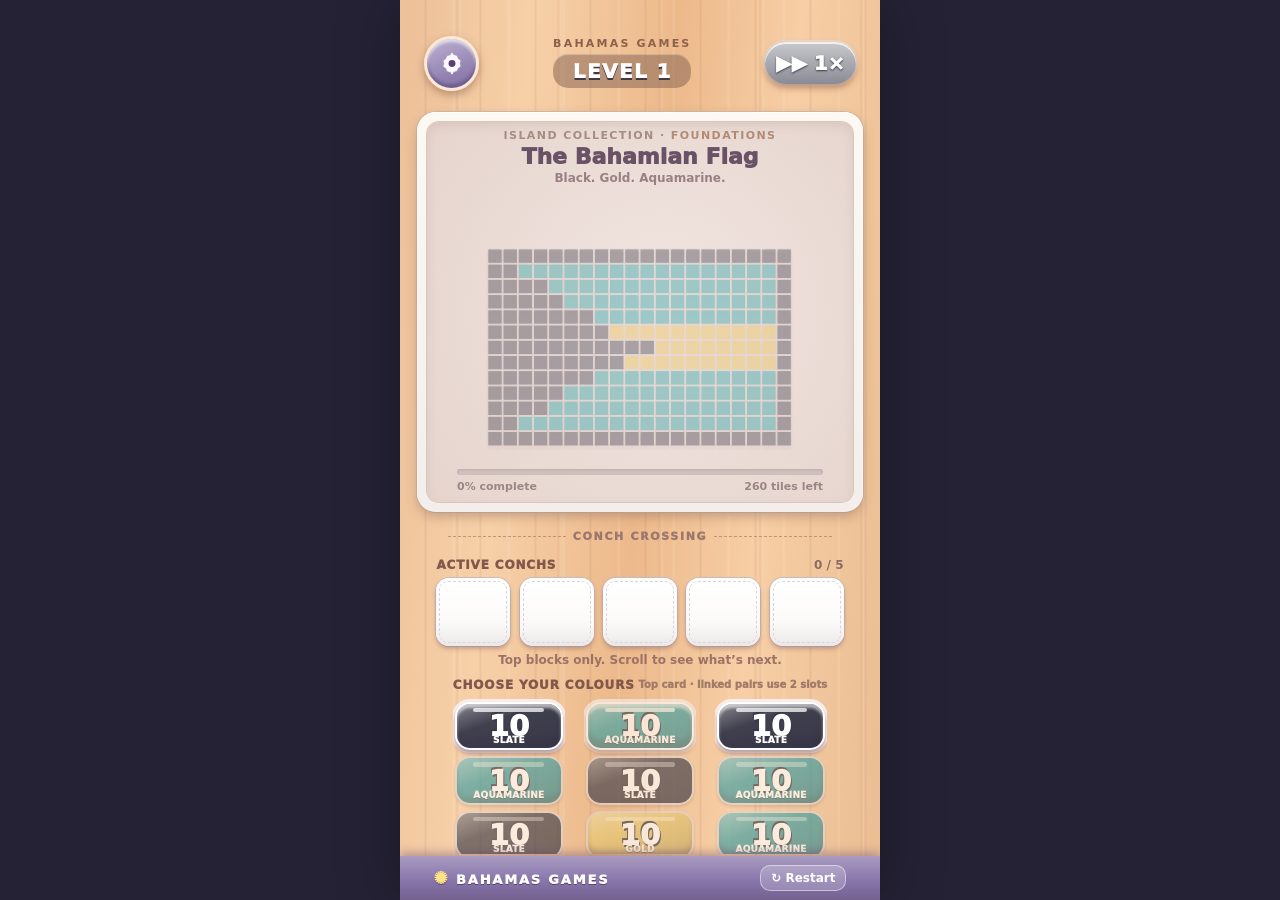
<file: index.html>
<!doctype html>
<html lang="en">
<head>
 <meta charset="utf-8">
 <meta name="viewport" content="width=device-width,initial-scale=1,viewport-fit=cover,maximum-scale=1, user-scalable=no">
 <meta name="theme-color" content="#e8b381">
 <meta name="apple-mobile-web-app-capable" content="yes">
 <meta name="apple-mobile-web-app-status-bar-style" content="default">
 <meta name="description" content="Conch Crawl — a playful Bahamian pixel puzzle. Send your queen conchs to colour 30 iconic island scenes.">
 <title>Conch Crawl · Bahamas Games</title>
 <style>
:root{color-scheme:light;--slate:#454257;--cream:#fffbf6;--teal:#1c9da5;--gold:#f4c562;--shadow:rgba(89,58,48,.28)}
*{box-sizing:border-box;-webkit-tap-highlight-color:transparent}
html,body{margin:0;width:100%;min-height:100%;overscroll-behavior:none}
body{display:flex;align-items:center;justify-content:center;background:#252236;font-family:ui-rounded,"Trebuchet MS",system-ui,-apple-system,sans-serif;color:var(--slate)}
button{font-family:inherit;border:none;appearance:none;cursor:pointer;touch-action:manipulation}
button:focus-visible{outline:3px solid #047d9d;outline-offset:3px}
#game{position:relative;isolation:isolate;width:min(100%,480px);height:100dvh;height:100svh;min-height:520px;max-height:1080px;overflow:hidden;background:repeating-linear-gradient(90deg,transparent 0 24px,#9b64491b 25px 26px,transparent 27px 52px,#fff4e51b 53px 55px),linear-gradient(95deg,#ecc098 0%,#f7d0a8 24%,#ecb98b 50%,#f7cea5 72%,#eabd92 100%);box-shadow:0 0 60px #0005}
.wood-grain{position:absolute;inset:0;pointer-events:none;z-index:-1;background:repeating-linear-gradient(90deg,transparent 0 56px,#a9734f15 56.5px 58px,#fff8e21a 59px 60px,transparent 63px 101px);opacity:.9}
.top-bar{position:absolute;z-index:3;top:4%;height:6%;width:100%;padding:0 5.1%;display:flex;align-items:center;justify-content:space-between}
.icon-button{border-radius:50%;width:clamp(39px,11vw,55px);height:clamp(39px,11vw,55px);display:grid;place-items:center;background:linear-gradient(160deg,#bdb1d1,#7e6ba1);border:3px solid #fce8d7;color:#fdf8ff;box-shadow:inset 0 -4px 3px #53447277,inset 0 3px 3px #fff9,0 4px 8px #85584180}
.icon-button svg{width:26px;height:26px}
.level-group{text-align:center;line-height:1.1}.level-group small{display:block;letter-spacing:.2em;font-size:clamp(8px,2vw,11px);color:#8d604b;font-weight:900;margin-bottom:4px}
.level-label{border-radius:15px;background:#89645485;color:#fff;padding:6px 19px;font-size:clamp(14px,3.7vw,20px);text-shadow:0 2px 0 #453846;letter-spacing:.07em;font-weight:1000;box-shadow:inset 0 1px 1px #fff5}
.speed-button{color:white;font-weight:1000;font-size:clamp(14px,4vw,20px);text-shadow:0 1px 2px #373944;border-radius:24px;background:linear-gradient(#c9cacd,#898a95);box-shadow:inset 0 2px #fffb,0 4px 6px #85584188,0 0 0 2px #ead8c6;padding:9px 11px;min-width:77px}
.art-panel{position:absolute;top:12.4%;left:3.6%;width:92.8%;height:44.5%;padding:10px;background:linear-gradient(#fcf8f2,#f3eeeb);border-radius:19px;box-shadow:0 5px 11px #926d5b74,inset 0 1px 2px #fff,0 0 0 1px #d4baa6}
.art-panel-inner{position:relative;width:100%;height:100%;border-radius:12px;box-shadow:inset 0 4px 10px #91756c27,0 0 0 1px #dbc6ba;background:radial-gradient(circle at 55% 50%,#f1e5e1,#e6d4cd)}
.board-head{position:absolute;top:2%;width:100%;text-align:center;z-index:2;pointer-events:none}
.board-kicker{font-size:clamp(8px,2vw,11px);letter-spacing:.13em;color:#a58d83;font-weight:900}
.board-kicker span{color:#b38a74}
.board-head h1{margin:3px 0 0;font-size:clamp(14px,4.3vw,22px);font-weight:1000;line-height:1.1;color:#695266}
.board-head p{margin:2px 0 0;font-size:clamp(9px,2.2vw,12px);font-weight:650;color:#9a8082}
.art-container{position:absolute;left:3%;width:94%;height:72%;top:17.5%;display:flex;align-items:center;justify-content:center}
#board{height:100%;width:100%;max-width:100%;max-height:100%;overflow:visible;filter:drop-shadow(0 3px 1px #665b5f20)}
.cell-base{fill:#b9aeb2;stroke:#e1d3d1;stroke-width:.065;opacity:.38}
.cell-placed{stroke:#463c4b;stroke-width:.052}
.place-shine{animation:shine .26s cubic-bezier(.15,1.4,.5,1);transform-origin:center;transform-box:fill-box}
@keyframes shine{from{opacity:.2;transform:scale(.45)}to{opacity:1;transform:scale(1)}}
.panel-foot{position:absolute;left:7%;right:7%;bottom:2.4%}
.progress-track{height:6px;border-radius:9px;overflow:hidden;background:#d1c2c0;box-shadow:inset 0 1px 3px #8f778855}
.progress-fill{height:100%;width:0;background:linear-gradient(90deg,#61b8be,#168e9c);border-radius:inherit;transition:width .2s}
.progress-copy{display:flex;justify-content:space-between;font-size:clamp(8px,2.1vw,11px);font-weight:850;color:#9c8587;margin-top:5px}
.conch-runway{position:absolute;top:58.6%;left:10%;right:10%;height:2%;display:flex;align-items:center;gap:7px;color:#9c776d;font-size:clamp(8px,2vw,11px);font-weight:950;letter-spacing:.15em}
.runway-line{flex:1;border-top:1.5px dashed #c49376}
.worker-layer{position:absolute;inset:0;pointer-events:none;z-index:5}
.worker{position:absolute;width:clamp(29px,7.7%,40px);aspect-ratio:1;will-change:left,top;transform:translate(-50%,-50%);filter:drop-shadow(0 3px 2px #6c4e4966);transition:left 400ms linear,top 400ms linear}
.worker svg{width:100%;height:100%;overflow:visible;animation:conch-bob .3s ease-in-out infinite alternate}
.worker.reverse svg{transform:scaleX(-1)}
@keyframes conch-bob{from{transform:translateY(0) rotate(-2deg)}to{transform:translateY(-2px) rotate(3deg)}}
.worker .cargo{fill:var(--cargo,#ec75b3);stroke:#594f58;stroke-width:.8}
.dock{position:absolute;top:62%;left:7.6%;right:7.6%;height:12%}
.dock-caption,.supply-head{display:flex;justify-content:space-between;align-items:center;font-size:clamp(9px,2.2vw,12px);font-weight:1000;letter-spacing:.07em;color:#83584b;margin-bottom:6px}
.dock-caption span:last-child{color:#8a6d62;font-weight:900;letter-spacing:0}
.slots{display:grid;grid-template-columns:repeat(5,minmax(0,1fr));gap:2.3%;height:63%}
.slot{position:relative;display:flex;flex-direction:column;align-items:center;justify-content:center;background:linear-gradient(#ffffff,#fcfaf9 65%,#ebe8e9);border-radius:13px;box-shadow:0 3px 4px #855b5b6a,inset 0 1px 2px #fff,0 0 0 1px #ccbdba;color:#b0a2a3;font-weight:950}
.slot::before{content:"";position:absolute;inset:3px;border-radius:9px;border:1px dashed #dcd5d5}
.slot.active::before{border:1px solid #fff6}
.slot.active{box-shadow:0 4px 8px #7f575ba1,0 0 0 2px #fff6;background:linear-gradient(165deg,var(--slot-col),#f5ece3)}
.slot .slot-number{position:absolute;bottom:4px;right:7px;color:white;text-shadow:1px 1px #3c3848,-1px 1px #3c3848;font-size:clamp(11px,3vw,16px);z-index:1}
.slot .slot-icon{font-size:clamp(16px,4vw,24px);filter:drop-shadow(0 1px 1px #45394855);z-index:1;transform:rotate(-20deg)}
.dock-help{text-align:center;margin-top:7px;font-size:clamp(9px,2vw,12px);font-weight:700;color:#9c7266;min-height:14px}
.supply-area{position:absolute;left:11%;right:11%;top:75.3%;height:19.8%}
.supply-head{margin-bottom:7px}
.supply-head span:last-child{letter-spacing:0;color:#a17b68;font-size:clamp(8px,2vw,10px)}
.supply-columns{display:grid;grid-template-columns:repeat(var(--stack-count,3),minmax(0,1fr));gap:5%;height:87%;min-height:0}
.supply-column{display:flex;flex-direction:column;gap:6px;min-width:0;min-height:0;overflow-y:auto;overscroll-behavior:contain;padding:3px 4px 7px;scrollbar-width:thin;scrollbar-color:#b98a73 transparent}
.ammo-card{position:relative;flex:0 0 auto;height:clamp(34px,5.4svh,56px);width:100%;display:flex;align-items:center;justify-content:center;border-radius:15px;color:white;box-shadow:inset 0 -8px 5px #33304842,inset 0 4px 3px #fff9,0 4px 4px #7f565e80,0 0 0 3px #f5eeed;border:2px solid #fff;text-shadow:-1px -2px #373849,1px 2px #373849;font-size:clamp(19px,6vw,29px);font-weight:1000;transition:transform .12s,filter .12s,opacity .12s}
.ammo-card:before{position:absolute;content:"";height:10%;top:9%;left:16%;right:16%;background:#fffb;border-radius:90px}
.ammo-card small{position:absolute;bottom:3px;font-size:clamp(6px,1.5vw,9px);font-weight:1000;letter-spacing:.03em;text-transform:uppercase;text-shadow:0 1px #4448}
.ammo-card:active:not(:disabled){transform:translateY(2px) scale(.97)}
.ammo-card:disabled{opacity:.34;filter:grayscale(.45);cursor:not-allowed}
.ammo-card.preview{opacity:.65;box-shadow:inset 0 -6px 4px #3c334733,0 2px 3px #8b686255;border-color:#e4d3ce;filter:saturate(.74);cursor:default}
.ammo-card.preview:before{opacity:.5}
.empty-supply{border:2px dashed #ce9c78;border-radius:14px;opacity:.35;min-height:25%;display:grid;place-items:center;font-size:12px}
.bottom-bar{position:absolute;bottom:0;left:0;right:0;height:4.9%;display:flex;justify-content:space-between;align-items:center;padding:0 7%;background:linear-gradient(#aa9bc1,#8573aa 60%,#74618f);box-shadow:0 -3px 9px #67467371;color:white;z-index:4}
.logo-mark{font-size:clamp(8px,2.35vw,13px);letter-spacing:.14em;font-weight:1000;text-shadow:0 1px #554766}
.logo-icon{color:#ffe38b;font-size:17px}
.restart-mini{background:#ffffff35;border:1px solid #fff7;padding:5px 10px;color:white;border-radius:10px;font-weight:900;font-size:clamp(10px,2.4vw,12px)}
.toast{position:absolute;left:12%;right:12%;top:59%;z-index:20;border-radius:22px;background:#3e3545e8;color:white;font-size:12px;line-height:1.35;font-weight:850;text-align:center;padding:11px 14px;opacity:0;transform:translateY(6px);pointer-events:none;transition:opacity .15s,transform .15s}
.toast.visible{opacity:1;transform:translateY(0)}
.dialog-backdrop{position:absolute;inset:0;z-index:30;background:#2420319c;display:flex;align-items:center;justify-content:center;padding:7%}
.dialog-backdrop[hidden]{display:none}
.dialog{background:linear-gradient(#fffdfa,#f3e9dc);border:6px solid #fffbf3;border-radius:28px;box-shadow:0 14px 35px #271d2e91;max-height:85%;width:100%;padding:18px 22px;overflow:auto;text-align:center}
.dialog-illustration{font-size:42px;line-height:1.1}.dialog h2{color:#524155;font-size:clamp(23px,6vw,33px);margin:7px 0}.dialog p{font-size:clamp(12px,3.5vw,16px);line-height:1.5;color:#79646b;margin:7px 0 16px}.dialog-actions{display:grid;gap:9px}
.dialog-actions button,.dialog select{border-radius:13px;padding:12px;background:linear-gradient(#43b8c0,#13818e);color:#fff;font-size:15px;font-weight:950;box-shadow:inset 0 2px #fff7,0 3px #146876}
.dialog-actions button.secondary{background:linear-gradient(#c4b6bb,#a798a5);box-shadow:inset 0 2px #fff7,0 3px #7d6b77}
.dialog select{width:100%;background:#fff;color:#514354;border:1px solid #b9a9ac;margin:4px 0 12px;box-shadow:none}
@media(max-height:670px){.top-bar{top:2.3%}.art-panel{top:10%;height:43.4%}.conch-runway{top:56%}.dock{top:59%}.supply-area{top:75%;height:19%}.dock-help{margin-top:4px}.supply-column{gap:4px}.supply-head,.dock-caption{margin-bottom:3px}}
@media(min-width:481px){#game{height:min(100dvh,1000px);border-radius:0}body{padding:0}}
@media(prefers-reduced-motion:reduce){*,*:before,*:after{animation-duration:.01ms!important}}

.ammo-card.buried{opacity:.63;filter:saturate(.8);cursor:not-allowed}
.supply-column::-webkit-scrollbar{width:3px}.supply-column::-webkit-scrollbar-thumb{background:#b98a73;border-radius:12px}

/* Paired colour blocks use a visible connecting rod, like the late-game example. */
.supply-columns{position:relative;isolation:isolate}
.supply-column{position:relative;z-index:2;padding-left:2px;padding-right:2px}
.pair-links{position:absolute;inset:0;overflow:hidden;pointer-events:none;z-index:1}
.pair-link{position:absolute;height:9px;background:linear-gradient(#e7a9df,#a763b5);box-shadow:0 2px 2px #583c6580,inset 0 2px #fff5;border-radius:3px}
.ammo-card.paired{box-shadow:inset 0 -8px 5px #33304842,inset 0 4px 3px #fff9,0 4px 4px #7f565e80,0 0 0 2px #fce5ff;border-color:#fff4fa}
.pair-mark{position:absolute;top:1px;right:3px;padding:1px 2px;border-radius:4px;background:#4829569c;color:white;font-size:10px;line-height:1}
.supply-columns[style*="4"] .ammo-card{font-size:clamp(16px,5vw,25px)}
.supply-columns[style*="4"] .ammo-card small{font-size:clamp(5px,1.3vw,8px)}

</style>
</head>
<body>
 <main id="game" aria-label="Conch Crawl, a Bahamas puzzle game">
  <div class="wood-grain" aria-hidden="true"></div>
  <header class="top-bar">
   <button class="icon-button" id="settingsButton" type="button" aria-label="Game settings"><svg viewBox="0 0 24 24" aria-hidden="true"><path d="M12 2.75l1.47 2.37 2.77.46.9 2.63 2.35 1.5-.49 2.71.49 2.71-2.35 1.5-.9 2.63-2.77.46L12 22.25l-1.47-2.37-2.77-.46-.9-2.63-2.35-1.5.49-2.71-.49-2.71 2.35-1.5.9-2.63 2.77-.46L12 2.75z" fill="currentColor" stroke="white" stroke-width=".8"/><circle cx="12" cy="12.5" r="3.2" fill="#59416f"/></svg></button>
   <div class="level-group"><small>BAHAMAS GAMES</small><div id="levelLabel" class="level-label">LEVEL 1</div></div>
   <button id="speedButton" class="speed-button" aria-label="Conch speed, currently 1 times">▶▶ <span id="speedText">1×</span></button>
  </header>
  <section class="art-panel" aria-label="Pixel artwork to complete">
   <div class="art-panel-inner">
    <div class="board-head"><div class="board-kicker">ISLAND COLLECTION <span id="chapterLabel">· DISCOVER</span></div><h1 id="artTitle">Bahamian Flag</h1><p id="artCaption">Black. Gold. Aquamarine.</p></div>
    <div class="art-container"><svg id="board" role="img" aria-label="Puzzle board" viewBox="0 0 32 26" preserveAspectRatio="xMidYMid meet"></svg></div>
    <div class="panel-foot"><div class="progress-track"><div class="progress-fill" id="progressFill"></div></div><div class="progress-copy"><span id="progressText">0% complete</span><span id="remainingText">0 tiles left</span></div></div>
   </div>
  </section>
  <div class="conch-runway" aria-hidden="true"><span class="runway-line"></span><span class="runway-label">CONCH CROSSING</span><span class="runway-line"></span></div>
  <div id="workers" class="worker-layer" aria-hidden="true"></div>
  <section class="dock" aria-label="Five active conch positions">
   <div class="dock-caption"><span>ACTIVE CONCHS</span><span id="slotStatus">0 / 5</span></div>
   <div id="slots" class="slots">
    <div class="slot" data-slot="0"></div><div class="slot" data-slot="1"></div><div class="slot" data-slot="2"></div><div class="slot" data-slot="3"></div><div class="slot" data-slot="4"></div>
   </div>
   <div class="dock-help" id="hint" aria-live="polite">Choose a colour. Your conch will carry tiles to the picture.</div>
  </section>
  <section class="supply-area" aria-label="Available numbered colours">
   <div class="supply-head"><span>CHOOSE YOUR COLOURS</span><span>Top card · linked pairs use 2 slots</span></div>
   <div class="supply-columns" id="supplyColumns"><div class="supply-column"></div><div class="supply-column"></div><div class="supply-column"></div></div>
  </section>
  <footer class="bottom-bar"><span class="logo-mark"><span class="logo-icon">✺</span> BAHAMAS GAMES</span><button class="restart-mini" id="restartButton" type="button">↻ Restart</button></footer>
  <div id="dialogBackdrop" class="dialog-backdrop" role="presentation" hidden><div class="dialog" role="dialog" aria-modal="true" aria-labelledby="dialogTitle"><div class="dialog-illustration" id="dialogIcon">🐚</div><h2 id="dialogTitle"></h2><p id="dialogBody"></p><div class="dialog-actions" id="dialogActions"></div></div></div>
  <div id="toast" class="toast" role="status" aria-live="polite"></div>
 </main>
 <script>
window.ISLAND_LEVELS = [{"name":"The Bahamian Flag","caption":"Black. Gold. Aquamarine.","art":["........................","........................","........................","........................","..XXXXXXXXXXXXXXXXXXXX..","..XXAAAAAAAAAAAAAAAAAX..","..XXXXAAAAAAAAAAAAAAAX..","..XXXXXAAAAAAAAAAAAAAX..","..XXXXXXXAAAAAAAAAAAAX..","..XXXXXXXXYYYYYYYYYYYX..","..XXXXXXXXXXXYYYYYYYYX..","..XXXXXXXXXYYYYYYYYYYX..","..XXXXXXXAAAAAAAAAAAAX..","..XXXXXAAAAAAAAAAAAAAX..","..XXXXAAAAAAAAAAAAAAAX..","..XXAAAAAAAAAAAAAAAAAX..","..XXXXXXXXXXXXXXXXXXXX..","........................"],"tier":1},{"name":"Eleuthera Pineapple","caption":"Sweet island heritage.","art":["............XXX...........","............XGX...........","............XGG...XX......",".......XXX.XXGG..XXG......",".......XGXXXGGG.XXGG......",".......XXGGXGGGXXGGX......",".........XXGGGGGGGXX......","..........XGGGGGGGXXXX....","........XXXYGGGGGXOXOX....","........XOYOOGGGGOXXXX....","........XYOYOYYYYOYXX.....",".......XYYYOYOOOOYOO......",".......XYYYYYOYOYYOY......",".......XYYYOYOOOOYOO......",".......XYYOOOYOYOOYOX.....",".......XYOYOOYOYOOYYXX....",".......XXOYOYOOOOYOXOX....",".......XOYYYYOYOYYOXOXX...",".......XOXYYYOOOOYXOXOX...","..........XXYYYXXX........","...........XXXXX.........."],"tier":1},{"name":"Bahamian Straw Hat","caption":"A craft passed down generations.","art":["...........................","...........................","...........................","...........................","..........XXXXXXXX.........","........XXXSSSSSSXX........","........XSSSSSSSSSSX.......","........SSSSSSSSSSSX.......","........SSOSSSSOSSSX.......","........YOSSSSSSOSSX.......",".......XYOYSSSSSOYYXX......",".......XOYYYYYYYYOYYX......","......XXOYYYYYYYYOYYXX.....","......XAAOAAAAAAAOAAAX.....","...XXXXAAAOAAAAAOAAAAXXX...",".XXSSSSYYYYYYYYYYYYYYSSSXX.",".XSSSSSSSSSSSSSSSSSSSSSSSX.",".XSSSSOOOOOOOOOOOOOOOOSSSX.",".XXSSSSSSSSSSSSSSSSSSSSSXX.","......XXXXXXXXXXXXXXX......","...........................","..........................."],"tier":1},{"name":"Sea Turtle","caption":"Underwater Nassau treasure.","art":["............................","............................","...XX.......................","...XXX......................","...XGGGXX..XXXXXXX..........","...XGGGGXXXXGGGGGGXX........","...XGGGGGGXGGGGGGGGXX.......","...XGGGGGGGGGAAAAGGGXX......","....GGGGGGGAAAAAAAGGGXXXX...","....GGGGGGGAAAGAAAAGGGGGX...","....GGGGGGAAGGGGAAAAGGGGGX..","....GGGGGGAGGGGGGGAGGGGXGX..","....XXAXGGAGGGGGGGAGGGGGGX..","..XXAAAAGGAGGGGGGGAAGGGGGX..","..XAAAAAXGGGGGGGGAAGGGGGX...","..XXXXXXAGGAAAAAGAGGGXXXX...","....XXXGGGGGGAAAAGGGXX......","....XGGGGGGGGGGGGGGXX.......","...XGGGGGGGXGGGGGGGGXXX.....","...XXXXXXXGX....XGGGGGGXX...",".........XX.....XXGGGGGGX...",".................XXXXXXXX...",".................XX........."],"tier":1},{"name":"Queen Conch","caption":"The shell that says Bahamas.","art":["............................","............................","............................","............................","..............XXX..XXWWWX...",".............XXCXXXXWWWWX...","............XXCCCCCWWWXWW...","...........XXWWWWWWWWCCWW...","..........XWWWWWWWSWSCCCCX..",".........XXWWSSSSSSSSSCCCX..","........XXWWSSSPPPPPSSSCCX..",".......XXSWPPPPOOOPPPSSSX...","......XXCWWPOOOWWWWWOPSSX...",".....XXCCPPPOOOWWWWWOPSSX...","....XXCCPPPPOOOWWWWWOSSSX...","....XCCPPPPPOOOOWWWOOSSXX...","....XCCCPPPPPOOOOOOOSSCX....","....XCCCCCPPPPPOOOSSSCCX....","...XCCCCCCCPPPPPSSSCCXXX....","..XCCXCCCCXCCCCCCCXX........","..XCCCXXXXXXXXXXXX..........","..XCXXX.....................","..XX........................"],"tier":1},{"name":"National Flamingo","caption":"Pink feathers, Bahamian pride.","art":["..............................",".................XXXXXX.......","................XXPPPPPX......","...............XXPPPPPPXX.....","...............XPPPPXPPPX.....","...............XPPPPPPWPXXXXXX","................XXPPPWWWWWXXXX",".................XXXPWWWWXXXX.","...................XPPPWXXX...","..........XXXXXXX.XXPPPXXX....","........XXXPPPPPXXXPPPPX......",".......XXPPPPPPPPPXPPPPX......",".......XPPPPPPPPPPPPPPPX......","......XXPPPPPPPPPPPPPPX.......","......XPPPCCCCCCPPPPPPX.......","......XPPCCCCCCCCPPPPXX.......","......XPCCCCCCCCCCPPPX........","......XXCCCCCCCCCCPPXX........",".......XXPCOOCCCOOXXX.........","........XXXOOPPPOOXX..........","..........XOOXXXXOOXXXX.......","...XXXXXXXXOOXXXXOOOOOXXXXX...","...XAAAAAAAAAAAAAAAAAAAAAAX...","...XAAAAAAAAAAAAAAAAAAAAAAX..."],"tier":2},{"name":"Goombay Drum","caption":"Keep the island beat alive.","art":["...XXX..................XXSXX..","..XXSXX................XXSSSX..","..XSSSXXX..XXXXXXXXXX.XXSSSXX..","..XXSSSSXXXXWWWWWWWWXXXSSSXX...","...XXXSSSWWWWWWWWWWWWWSSSXX....",".....XXSSSSWWWWWWWWWWSSSXX.....","......XRRSSSRRRRRRRRSSSRGXX....","......XRGRSSSSRRRRRSSSRGGGX....","......XGGGRRSSSRRRSSSRGGGXX....","......XRGGGRRSSSRSSSRGGGRX.....","......XXRGGGYYSSSSSGGGGRXX.....",".......XRYGGGGYYSSGGGYYRX......",".......XRYYYGGGSSSSSYYYRX......",".......XRRYYYSSSGGYSSSSRX......",".......XRRYYSSSGGYYYYSSSX......",".......XRRRRRSGGGGRRRRSRX......",".......XRRRRGGGRGGGGRRRRX......",".......XXRRGGGDDDDGGGRRXX......","........XRGGGDDDDDDGGGRX.......","........XDDGDDDDDDDDGGGX.......","........XDDDDDDDDDDDDGDX.......","........XDDDDDDDDDDDDDDX.......","........XXXDDDDDDDDDDXXX.......","..........XXXDDDDDDXXX.........","............XXXXXXXX..........."],"tier":2},{"name":"Blue Marlin","caption":"A Bahamian fishing legend.","art":["................................","...............XXX..............","...............XBX..............","..............XXBXX.............","..............XBBBX.............",".............XXBBBX.............",".............XBBBBXX............","............XXBBBBBX............","XXX.........XBBBBBBXX...........","XBX.......XXXBBBBBBBXX........XX","XBXX.....XXBBBBBBBBBBXXXX..XXXXD","XBBX...XXXBBBBBBBBBBBBBBXXXXDDDX","XBBXX.XXBBBBBBBBBBBBBBBBBXDDDDDX","XBBBXXXBBBBBBBBBBBBBBBBBBBBBBDXX","XXBBXBBBWWWWWWWWWWWWWWWWWBBBXXX.",".XBBBBBBWWWWWWWWWWWWWWWWWBBXX...",".XBBXXBBBBBBBBBBBBBXXXXXXXXX....",".XBBXXXXBBBBBBBBBBBX............",".XBXX..XXXBBBBBBBBXX............",".XXX.....XXXBXXBBBX.............","...........XXXXBBXX.............","..............XXBX..............","XXXXXXXXXXXXXXXXXXXXXXXXXXXXXXXX","XAAAAAAAAAAAAAAAAAAAAAAAAAAAAAAA","XAAAAAAAAAAAAAAAAAAAAAAAAAAAAAAA","XXXXXXXXXXXXXXXXXXXXXXXXXXXXXXXX"],"tier":2},{"name":"Bahamian Sloop","caption":"The heartbeat of regatta season.","art":["..............XXX...............",".............XXXX...............","............XXWXX...............","............XWWXX...............","...........XXWWXXX..............","..........XXWWWXYXX.............","..........XWWWWXYYXX............",".........XXWWWWXYYYXX...........","........XXWWWWWXYYYYXX..........","........XWWWWWWXYYYYYXX.........",".......XXWWWWWWXYYYYYYXX........",".......XWWWWWWWXYYYYYYYX........","......XXWWWWWWWXYYYYYYYXX.......",".....XXWWWWWWWWXYYYYYYYYXX......",".....XWWWWWWWWWXYYYYYYYYYXX.....","....XXWWWWWWWWWXYYYYYYYYYYXX....","...XXWWWWWWWWWWXYYYYYYYYYYYXX...","...XWWWWWWWWWWWXYYYYYYYYYYYYXX..","..XXWWWWWWWWWWWXYYYYYYYYYYYYYXX.","..XWWWWWWWWWWWWXYYYYYYYYYYYYYYX.","..XXXBBBBBBBBBBBBBBBBBBBBBBBXXX.","....XXBBBBBBBBBBBBBBBBBBBBBXX...",".....XXXBBBBBBBBBBBBBBBBBBXX....",".......XXBBBBBBBBBBBBBBBBXX.....",".XXXXXXXXXBBBBBBBBBBBBBBXXXXXXXX",".XAAAAAAAAAAAAAAAAAAAAAAAAAAAAAX"],"tier":2},{"name":"Bahamian Potcake","caption":"Our one-of-a-kind island dogs.","art":["................................","................................","................................","................................",".......XXX...............XXX....",".......XSXX.............XXOX....",".......XSSXX............XOOX....",".......XSSSXXX.........XXOOX....",".......XXSSSSXX........XOOOX....","........XSSSSSXX......XXOOOX....","........XSSSSSSXXXXXXXXOOOOX....","........XSSSSSSSSSSSSXOOOOOX....","........XSSSSSSSSSSSSSSOOOOX....","........XXSSSSSSSSSSSSSSOOOX....","........XXSSSSSSSSSSSSSSOOOX....",".......XXSSSSSSSSSSSSSSSSOOX....",".......XSSSSSXSSSSSSWXWWSSOX....",".......XSSSSSSSSSSWWWWWWWWXX....",".......XSSSSSSSSSWWWWWWWWWWX....","....XXXXXSSSSSSSSXXXWWWWWWWX....","....XOXXXXSSSSSSXXXXXWWWWWWX....","....XOOOXXXSSSSSXXXXXWWWWWXX....","....XXXXOSSSSSSSSXXXWSSSSSX.....",".......XXSSSSSXXXXXXXSSSSSX.....","........XSSSSSX.....XSSSSSX.....","........XSSSSSX.....XSSSSSX....."],"tier":2},{"name":"Hope Town Lighthouse","caption":"An Abaco landmark.","art":["...............XXXX..............","..............XXXRXX.............",".............XXRRRRXX............","............XXRRRRRRXX...........","..........XXXRRRRRRRRXXX.........","..........XDDDDDDDDDDDDX.........","..........XDDDDYYYYYDDDX.........","..........XDDDDYYYYYDDDX.........","..........XXWWWYYYYYWWXX.........","...........XWWWYYYYYWWX..........","...........XRRRRRRRRRRX..........","...........XRRRRRRRRRRX..........","...........XRRRRRRRRRRX..........","...........XWWWWWWWWWWX..........","...........XWWWWWWWWWWX..........","...........XWWWWWWWWWWX..........","...........XWWWWWWWWWWX..........","...........XRRRRRRRRRRX..........","...........XRRRRRRRRRRX..........","..XXXXXXXX.XRRRRRRRRRRX..........","..XAAAAAAX.XWWWWWWWWWWX..........","..XXXXXXXX.XWWDDDDDDWWX..........","....XXXXXXXXWWDDDDDDWWXXXXXXXX...","...XXSSSSSSSSSSSSSSSSSSSSSSSSXX..","XXXXSSSSSSSSSSSSSSSSSSSSSSSSSSXXX","XAAAAAAAAAAAAAAAAAAAAAAAAAAAAAAAA","XAAAAAAAAAAAAAAAAAAAAAAAAAAAAAAAA"],"tier":2},{"name":"Junkanoo Rush","caption":"Rhythm, color and tradition.","art":["..XXX.XXXX.XXX.XXX.XXX.XXXX.......","..XAXXXPXXXXYXXXRXXXBXXXGXXX.XXX..","..XAAXXPPPXXYYXXRRXXBBXXGGGXXXGX..","..XAAAXPPPPXYYYXRRRXBBBXGGGGXGGX..","..XAAAAPPPPPYYYYRRRRBBBBGGGGGGGX..","..XAAAAPPPPPYYYYRRRRBBBBGGGGGGGX..","..XAAAAPPPPPYYYYRRRRBBBBGGGGGGGX..","..XAAAAPPPPPYYYYRRRRBBBBGGGGGGGX..","..XXXAAAPPPPPYYYRRRRBBBGGGGGGGGX..","....XXAAAAPPPYYYRRRBBBGGGGGGGGGX..","....XBBBBBBBBBBBBBBBBBBBBBBBBXXX..","....XBBBBBBBBBBBBBBBBBBBBBBBBX....","....XXXXXXYYYYYXYYYXYYYYXXXXXX....","......XXYYYYXXXXYYYXXXXYYXXX......","......XYXXXXXXXXYYYXXXXXXXXX......",".....XXYXXXXXXXXXYXXXXXXXXXXX.....",".....XYYXXXXXXXXXYXXXXXXXXXYX.....",".....XYYXXXXXXXXXYXXXXXXXXXYX.....",".....XYYXXXXXXXRRRRRXXXXXXXYX.....",".....XYYYYYYYXYYRRRYYXYYYYYYX.....",".....XXYYYYYYYYYRRRYYYYYYYYXX.....",".....XXYYYYYYYYYRRRYYYYYYYYXX.....","......XYYYYYYYYPPPPPYYYYYYYX......","......XXYYYYYPPPPPPPPPYYYXXX......",".......XXXYYYPPPPPPPPPYYXXX.......","........XXXYYYYPPPPPYYYXX.........","..........XXXXYYYYYYXXXX..........",".............XXXXXXXX............."],"tier":3},{"name":"Paradise Island Bridge","caption":"The crossing everyone knows.","art":["..................................","..................................","..................................","..................................","........XXXXXXXX....XXXXXXXX......","........XXYYYYYX....XYYYYYYX......","........XXYYYYYX....XYYYYYYX......","........XXYYYYYX....XYYYYYYX......","....XXXXXXYYYYYXXXXXXYYYYYYXXXX...","....XOOOOOOOOOOOOOOOOOOOOOOOOOX...","....XOOOOOOOOOOOOOOOOOOOOOOOOOX...","....XOOOOOOOOOOOOOOOOOOOOOOOOOX...","....XXXXYYYYYYYXXXXXXXYYYYYYXXX...",".......XYYYYYYYXWWWWXXYYYYYYX.....","......XXYYYYYYYWWWWWWXYYYYYYXX....","......XYYYYYYYXWWWWWWXYYYYYYYX....",".XXXXXXYYYYYYYXXWWWWXXYYYYYYYXXXX.",".XAAAAAAAAAAAAAAAAAAAAAAAAAAAAAAXX","XXAAAAAAAAAAAAAAAAAAAAAAAAAAAAAAAX","XAAAAAAAAAAAAAAAAAAAAAAAAAAAAAAAAX","XAAAAAAAAAAAAAAAAAAAAAAAAAAAAAAAAA","XAAAAAAAAAAAAAAAAAAAAAAAAAAAAAAAAA","XXXXXXYYYYYYYYXXXXXXXXXYYYYYYYXXXX",".....XYYYYYYYYX.......XYYYYYYYX...","XXXXXXYYYYYYYYXXXXXXXXXYYYYYYYXXXX","XBBBBBBBBBBBBBBBBBBBBBBBBBBBBBBBBB","XBBBBBBBBBBBBBBBBBBBBBBBBBBBBBBBBB","XXXXXXXXXXXXXXXXXXXXXXXXXXXXXXXXXX"],"tier":3},{"name":"Nassau Straw Market","caption":"Made with Bahamian hands.","art":["...................................","...................................","...................................","................XXXX...............",".............XXXXRRXXXX............",".............XXXXRRXXXX............","...........XXXRRRRRRRRXXX..........","........XXXXRRRRRRRRRRRRXXXX.......",".....XXXXRRRRRRRRRRRRRRRRRRXXXX....","..XXXXXRRRRRRRRRRRRRRRRRRRRRRRXXXX.","..XRDDDDDDDDDDDDDDDDDDDDDDDDDDDDDX.","..XXDDDDDDDDDDDDDDDDDDDDDDDDDDDDDX.","...XYYYYYYYYYYYYYYYYYYYYYYYYYYYYXX.","...XYYYWWWYYYYWWWYYYYYWWWYYYWWWWX..","...XYYYWWWYYYYWWWYYYYYWWWYYYWWWWX..","...XYYYWWWYYSSSSSSSSSSSSWYYYWWWWX..","...XYYYWWWYYSSSSSSSSSSSSWYYYWWWWX..","...XYYYWWWYYSSDDDDDDDSSSWYYYWWWWX..","...XYYYWWWYYSSDDDDDDDSSSWYYYWWWWX..","...XYYYWWWYYSSDDDDDDDSSSWYYYWWWWX..","...XYYYWWWYYSSDDDDDDDSSSWYYYWWWWX..","...XYYYWWWYYSSDDDDDDDSSSWYYYWWWWX..","..XXYYYYYYYYSSDDDDDDDSSSYYYYYYYYXX.","..XOOOOOOOOOOOOOOOOOOOOOOOOOOOOOOX.","..XOOOOOOOOOOOOOOOOOOOOOOOOOOOOOOX.","..XOOOOOOOOOOOOOOOOOOOOOOOOOOOOOOX.","..XOOOOOOOOOOOOOOOOOOOOOOOOOOOOOOX.","..XXXXXXXXXXXXXXXXXXXXXXXXXXXXXXXX.","..................................."],"tier":3},{"name":"Parliament Square","caption":"Nassau’s pink landmark.","art":["...................................","...................................","................XXXX...............","..............XXXYYXXX.............","............XXXYYYYYYXXX...........","............XXXYYYYYYXXX...........","..........XXXYYYYYYYYYYXXX.........",".......XXXXYYYYYYYYYYYYYYXXXXX.....","....XXXXYYYYYYYYYYYYYYYYYYYYXXXX...","..XXXYYYYYYYYYYYYYYYYYYYYYYYYYYXXX.","..XYYYYYYYYYYYYYYYYYYYYYYYYYYYYYYX.","..XXOOOOOOOOOOOOOOOOOOOOOOOOOOOOXX.","...XOOOOOOOOOOOOOOOOOOOOOOOOOOOOX..","...XOOOOOOOOOOOOOOOOOOOOOOOOOOOOX..","...XOOOOOOOOOOOOOOOOOOOOOOOOOOOOX..","...XXCCCWWWCCWWWCCCCCWWWCCWWWWCXX..","....XCCCWWWCCWWWCCCCCWWWCCWWWWCX...","....XCCCWWWCCWWBBBBBBWWWCCWWWWCX...","....XCCCWWWCCWWBBBBBBWWWCCWWWWCX...","....XCCCWWWCCWWBBBBBBWWWCCWWWWCX...","....XCCCWWWCCWWBBBBBBWWWCCWWWWCX...","....XCCCWWWCCWWBBBBBBWWWCCWWWWCX...","..XXXCCCWWWCCWWBBBBBBWWWCCWWWWCXXX.","..XYYYYYYYYYYYYBBBBBBYYYYYYYYYYYYX.","..XYYYYYYYYYYYYBBBBBBYYYYYYYYYYYYX.","XXXYYYYYYYYYYYYYYYYYYYYYYYYYYYYYYXX","XSSSSSSSSSSSSSSSSSSSSSSSSSSSSSSSSSS","XSSSSSSSSSSSSSSSSSSSSSSSSSSSSSSSSSS","XXXXXXXXXXXXXXXXXXXXXXXXXXXXXXXXXXX"],"tier":3},{"name":"Pink Sand Beach","caption":"Harbour Island in pixels.","art":["....................................","............XXXXXXXXXXXX............","........XXXXXCCCCCCCCCXXXXXX........","......XXXCCCCCCCCCCCCCCCCCCXXX......","......XXXCCCCCCCCCCCCCCCCCCXXX......","....XXXCCCCCCCCCCRYCCCCCCCCCCXX.....","...XXXCCCRRRRRRRRRYYYYYYCCCCCCXXX...","..XXCCCCRRRRRRRRRRYYYYYYYYYYCCCXXX..","..XCCCCRRRRRRRRRRRYYYYYYYYYYYCCCCX..",".XXCCCRRRRRRRRRRRRYYYYYYYYYYYYCCCXX.",".XCRRRRRRRRRRRRRRRYYYYYYYYYYYYYCCCX.",".XCRRRRRRRRRRRRRRRYYYYYYYYYYYYYCCCX.","XXRRRRRRRRRRRRRRRRYYYYYYYYYYYYYYYCX.","XRRRRRRRRRRRRRRRRRYYYYYYYYYYYYYYYYXX","XXXXXXXXXXXXXXXXXXSSXXXXXXXXXXXXXXYX",".................XSSX............XXX",".................XSSX...............",".................XSSX...............",".................XSSX...............",".................XSSX...............",".................XSSX.....XXXXX.....",".................XSSX....XXWWWXXX...",".......XXXXXXXXXXXSSXXXXXXWWWWWXX...",".XXXXXXXPPPPPPPPPPSSPPPPPPPWWWXXXXX.","XXPPPPPPPPPPPPPPPPSSPPPPPPPPPPPPPPXX","XPPPPPPPPPPPPPPPPPSSPPPPPPPPPPPPPPPX","XPPPPPPPPPPPPPPPPPSSPPPPPPPPPPPPPPPX","XXPPPPPPPPPPPPPPPPPPPPPPPPPPPPPPPPXX","XAAAAAAAAAAAAAAAAAAAAAAAAAAAAAAAAAAA","XXXXXXXXXXXXXXXXXXXXXXXXXXXXXXXXXXXX"],"tier":3},{"name":"Bahamas Blue Hole","caption":"Deep blue island wonder.","art":["....................................",".............XXXXXXXXXXX............","..........XXXXXSSSSSSSXXXXX.........","......XXXXXSSSSSSSSSSSSSSSXXX.......","......XXXXXSSSSSSSSSSSSSSSXXX.......","....XXXGGGSSSSSAAAAAAASSSSSSXX......","...XXXGGGGGSAAAAAAAAAAAAASSSSXX.....","...XGGGGGGGGAAAAAAAAAAAAAAASSSXXX...","...XGGGGGGGGAAAABBBBBBAAAAAASSSXX...","...XXXGGGGGAABBBBBBBBBBBBAAAASSXXX..","...XSSSGGGAABBBBBBBBBBBBBBAAAASSSX..","...XSSSGGGAABBBBBBBBBBBBBBAAAASSSX..","..XXSSSAAAABBBBBBDDDDBBBBBBAAASSSXX.","..XSSSAAAAABBBBBDDDDDDBBBBBAAAASSSX.","..XSSSAAAABBBBBDDDDXXDDDBBBBAAASSSX.","..XSSSAAAABBBDDDDDXXXXDDDBBBAAASSSX.","..XSSSAAAABBBDDDDXXXXXXXDBBBAAASSSX.","..XSSSAAAABBBDDDDXXXXXXXDBBBAAASSSX.","..XSSSAAAABBBDDDDDXXXXDDDBBBAAASSSX.","..XSSSAAAABBBDDDDDXXXXDDDBBBAAASSSX.","..XXSSSAAAABBBBDDDDXXDDDBBBAAASSSXX.","...XSSSAAAABBBBBDDDDDDBBBBBAAGGGGXX.","...XXXSSAAAABBBBBDDDDBBBBBAAGGGGGGXX","....XXSSSAAAABBBBBBBBBBBBAAGGGGGGGGX","....XXXSSSAAAAAABBBBBBAAAAAGGGGGGGGX","......XXSSSSAAAAAAAAAAAAASSGGGGGGGGX","......XXSSSSAAAAAAAAAAAAASSGGGGGGGGX",".......XXSSSSSSAAAAAAASSSSSSGGGGGGXX","........XXXSSSSSSSSSSSSSSSXXXGGGGXX.","..........XXXXXSSSSSSSXXXXX.XXXXXX.."],"tier":3},{"name":"Fresh Conch Salad","caption":"A Nassau classic.","art":["....................................","....................................","....................................","....................................","....................................","....................................","....................................",".............XXXXXXXXXXX............","..........XXXXXRRRRRRRXXXXX.........",".........XXRRRRRRRRRRRRRRRXX........","........XXRRRRRRRRYYYYRRRRRXX.......","........XXRRRRRRRRYYYYRRRRRXX.......",".......XXRRGGGGGRRYYYYRRRRRRXX......",".......XRRRGGGGGRRYYYYRRRGGGGX......",".......XRRRGGGGGRRRRRRRRRGGGGX......","......XXRRRRRRRRRRRWWWWWRGGGGXX.....","....XXXWRRRRWWWWWRRWWWWWRRRRRWXXX...","....XXSWWWWWWWWWWWWWWWWWWWWWWWSXX...","....XXWWWWWWWWWWWWWWWWWWWWWWWWWXX...","....XXWWWWWWWWWWWWWWWWWWWWWWWWWXX...","....XXWSSSSSSSSSSSSSSSSSSSSSSSWXX...","....XXWWSSSSSSSSSSSSSSSSSSSSSWWXX...","....XXXWSSSSSSSSSSSSSSSSSSSSSWXXX...","......XWWSSSSSSSSSSSSSSSSSSSWWX.....","......XXXSSSSSSSSSSSSSSSSSSSXXX.....","........XXSSSSSSSSSSSSSSSSSXX.......","........XXSSSSSSSSSSSSSSSSSXX.......",".........XSSSSSSSSSSSSSSSSSX........",".........XXXXXXXXXXXXXXXXXXX........","...................................."],"tier":3},{"name":"Lucayan Reef","caption":"A world of colour beneath the sea.","art":["AAAAAAAAAAAAAAAAAAAAAAAAAAAAAAAAAAAAAAAAAAAA","AAAAAAAAAAAAAAAAAAAAAAAAAAAAAAAAAAAAAAAAAAAA","AAAAAAAAAAAAAAAAAAAAAAAAAAAAAAAAAAAAAAAAAAAA","AAAAAAAAAAAAAAAAAAAAAAAAAAAAAAAAAAAAAAAAAAAA","AAAAAAAAAAAAAAAAAAAAAAAAAAAAAAAAAAAAAAAAAAAA","BBBBBBBBBBBBBBBBBBBBBBBBBBBBBBBBBBBBBBBBBBBB","BBBBBBBBBBBBBBBBBBBBBBBBBBBBBBBBBBBOBBBBBBBB","BBBBBBBBBBBBBBOBBBBBBBBBBBBYYYYYBBOOBBBBBBBB","BBBBBBYYYYYBBOOBBBBBBBBBBBYYXXYYOOOOBBBBBBBB","BBBBBYYXXYYOOOOBBBBBBBBBBBBYYYYYBBOOBBBBBBBB","BBBBBBYYYYYBBOOBBBBBBBBBBBBBBBBBBBBOBBBBBBBB","BBBBBBBBBBBBBBOBBBBBBBBBOBBBBBBBBBBBBBBBBBBB","BBBBBBBBBBBBBBBBYYYYYBBOOBBBBBBBBBBBBBBBBBBB","BBBBBBBBBBBBBBBYYXXYYOOOOBBBBBBBBBBBBBBBBBBB","BBBBBBBBBBBBBBBBYYYYYBBOOBBBBBBBBBBBBBBBBBBB","TTTTTTTTTTTTTTTTTTTTTTTTOTTTTTTTTTTTTTTTTTTT","TTTTTTTTTTTTTTTTTTTTTTTTTTTTTTTTTTTTTTTTTTTT","TTTTTTTTTCTTTTTTTTTTTTTTTTTTTTTTTTTTTTTCTTTT","TTTTTTTTTCTTTTTTTTTTTTTTTTTTTTTTTTTTTTTCTTTT","TTTTTTTTTCTTTTTTTTTTTTTTTTTTTTTTTTTTTTTCTTTT","TTTTTTTTCCTTTTTTTTTTTTTTTTTCTTTTTTTTTTCCTTTT","TTTTTTTTCCTTTTTTTTTTTTTTTTTCTTTTTTTTTTCCTOTT","TTTTCTTTCCTTTTTTTTTTTTTTTTTCTSSSSYYYYYCCOOTT","TTTSCCSSCCTTTTSSSSSTTTTTTTCCSSSSYYXXYYOOOOTT","TTSSSCCCCCCTSSSCSSSSSTTTTTCCSSGGGYYYYYCCOOTT","TSSSGCCCCCCSSSGCGGGSSSCTTSCCGGGGGGGCCCCCCOTT","SSGGGGCCCCCSSGGCGGGGSSCCSSCCGGGGGGGGCCCCCTTT","SSGGGGCCCCCSGGCCGGGGGSSCCCCCCGGGGGGGCCCCCSTT","SGGGGGGCCCCGGGCCGGGGGGSCCCCCCGGGGGGGGCCCCSTT","SGGGGGGCCCCGGGCCGGGGGGSSCCCCCGGGGGGGGCCCCSST","SGGGGGGGSSCCGGCCGGGGGGSSCCCCCGGGGGGGGGGGGSST","SSGGGGGGSSGCCCCCCGGGGGSSGCCCCGGGGGGGGGGGGSST","SSGGGGGGSSGCCCCCCGGGGGSSGCCCCGGGGGGGGGGGGSST","TSSSGGGSSSGGCCCCCGGGGGSSGGGGGGGGGGGGGGGGGSST"],"tier":4},{"name":"Pig Beach","caption":"Famous swimmers in the Exumas.","art":["VVVVVVVVVVVVVVVVVVVVVVVVVVVVVVVVVVVVVVVVVVVV","VVVVVVVVVVVVVVVVVVVVVVVVVVVVVVVVVVVVVVVVVVVV","VVVVVVVVVVVVVVVVVVVVVVVVVVVVVVVVVVVVVVVVVVVV","VVVVVVVVVVVVVVVVVVVVVVVVVVVVVVVVVVVVVVVVVVVV","VVVVVVVVVVVVVVVVVVVVVVVVVVVVVVVVVVVVVVVVVVVV","BBBBBBBBBBBBBBBBBBBBBBBBBBBBBVVVBBBBBBBBBBBB","BBBBBBBBBBBBBBBBBBBBBBBBBBBBBBBBBBBBBBBBBBBB","BBBBBVVVVBBBBBBBBBBBBBBBBBBBBBBBBBBBBBBBBBBB","BBBBBBBBBBBBBBBBBBBBBBBBBBBBBBBBBBBBBBBBBBVV","BBBBBBBBVVVVBBBBBBBBBBBBBBBBBBBBBBBBBBBBBBBB","BBBVVVVVVBBBBBBBBBBBBBBBBBBBBBBBBBBBBBBBBBBB","BBBBBBBBBBBBVVVVBVVBBBBBBBBBBBBBBBBBBBBBBBBB","BBBBBBBBBBBBVVVVBBBBBBBBBBBBBBBBBBBBBBVVVVVV","BBBBBBBBGGGGGBBBBBBBBBBBBBBBBBBBBBBVVVBBBBBB","BBBBBBGGGGGGGGGGGGGGGBBBBBBBBBBBBBBBBBBBBBBB","AAAAAGGGGGGGGGGGGGGGGGGAAAAAAAAAAAAAAAAAAAAA","AAAAGGGGGGGGGGGGGGGGGGGGAAAAAAAAAAAAAAAAAAAA","AAAAGGGGGGGGGGGGGGGGGGGGAAAAAAAAAAAAAAAAAAAA","AAAAAGGGGGGGGGGGGGGGGGGAAAAAAAAAAAAAAAAAAAAA","HHHHHHGGGGGGGGGGGGGGGHHHHHHHHHHHHHHHHHHHHHHH","HHHHHHHHGGGGGHPXHHHHHHHHHHHHHHHHHHHHHHHHHHHH","HHHHHHHHHHHPPPPCCHSHHHHHHHHHHHHHHHHHHHHHHHHH","HHHHHHHHHSPPPPPPPSSSSSSSHHHHHHHHHHHHPPHHHHHS","SSSSSSSSSSSPPPPPSSSSSSSSSSSSHHHHHHHPPPPSSSSS","SSSSSSSSSSSSSSSSSSSSSSSSSSSSSSSSSSPPPXPPSSSS","SSSSSSSSSSSDDSSSDDSSSSSSSSSSSSPPPPPPPPCCCSSS","SSSSSSSSSSSDDSSSDDSSSSSSSSSSPPPPPPPPPPCCCSSS","SSSSSSSSSSSDDSSSDDSSSSSSSSSPPPPPPPPPPPPPSSSS","SSSSSSSSSSSDDSSSDDSSSSSSSSSPPPPPPPPPPPPPSSSS","SSSSSSSSSSSSSSSSSSSSSSSSSSSSDDPPPDDPPPPSSSSS","SSSSSSSSSSSSSSSSSSSSSSSSSSSSDDPPPDDPPSSSSSSS","SSSSSSSSSSSSSSSSSSSSSSSSSSSSDDSSSDDSSSSSSSSS","SSSSSSSSSSSSSSSSSSSSSSSSSSSSDDSSSDDSSSSSSSSS","SSSSSSSSSSSSSSSSSSSSSSSSSSSSSSSSSSSSSSSSSSSS"],"tier":4},{"name":"Arawak Cay Fish Fry","caption":"The smell of Nassau on a Friday.","art":["HHHHHHHHHHHHHHHHHHHHHHHHHHHHHHHHHHHHHHHHHHHH","HHHHHHHHHHHHHHHHHHHHHHHHHHHHHHHHHHHHHHHHHHHH","HHHHHHHHHHHHHHHHHHHHHHHHHHHHHHHHHHHHHHHHHHHH","HHHHHHHHHHHHHHHHHHHHHHHHHHHHHHHHHHHHHHHHHHHH","HHHHHHHHHHHRHHHHHHHHHHHHHHHHHHHHYHHHHHHHHHHH","HHHHHHHHHRRRRRHHHHHHHHHHHHHHHHHYYYYHHHHHHHHH","HHHHHHHHRRRRRRRHHHHHHHHHHHHHHYYYYYYYHHHHHHHH","HHHHHHRRRRRRRRRRRHHHHHHHHHHHYYYYYYYYYYHHHHHH","HHHHHRRRRRRRRRRRRRRHHHHHHHYYYYYYYYYYYYYHHHHH","HHHRRRRRRRRRRRRRRRRRRHHHHYYYYYYYYYYYYYYYYHHH","HHRRRRRRRRRRRRRRRRRRRRHYYYYYYYYYYYYYYYYYYYHH","RRRRRRRRRRRRRRRRRRRRRRYYYYYYYYYYYYYYYYYYYYYY","HHCCCCCCCCCCCCCCCCCCCHHHAAAAAAAAAAAAAAAAAAHH","HHCCYYYCCCWWWCCCYYYCCHHHAAWWWAAAAYYYAAAWWWHH","HHCCYYYCCCWWWCCCYYYCCHHHAAWWWAAAAYYYAAAWWWHH","HHCCYYYCCCWWWCCCYYYCCHHHAAWWWAAAAYYYAAAWWWHH","HHCCYYYCCCWWWCCCYYYCCHHHAAWWWAAAAYYYAAAWWWHH","HHCCYYYCCCWWWCCCYYYCCHHHAAWWWAAAAYYYAAAWWWHH","HHCCDDDDDDDDDDDDDDDCCHHHADDDDDDDDDDDDDDDAAHH","HHCCDDDDDDDDDDDDDDDCCHHHADDDDDDDDDDDDDDDAAHH","SSCCDDDDDDDDDDDDDDDCCSSSADDDDDDDDDDDDDDDAASS","SSCCCCCCCCCCCCCCCCCWWWWWWWAAAAAAAAAAAAAAAASS","SSCCCCCCCCCCCCCCCCWWOOOOWWWAAAAAAAAAAAAAAASS","SSCCCCCCCCCCCCCCCWWOOOOOOWWWAAAAAAAAAAAAAASS","SSCCCCCCCCCCCCCCCCWWOOOOWWWAAAAAAAAAAAAAAASS","SSCCCCCCCCCCCCCCCCCWWWWWWWAAAAAAAAAAAAAAAASS","SSSSSSSSSSSSSSSSSSSSSSSSSSSSSSSSSSSSSSSSSSSS","SSSSSSGGGGSSGGGGSSGGGGSSGGGGSSGGGGSSGGGGSSSS","SSSSSSSSSSSSSSSSSSSSSSSSSSSSSSSSSSSSSSSSSSSS","SSSSSSSSSSSSSSSSSSSSSSSSSSSSSSSSSSSSSSSSSSSS","SSSSSSSSSSSSSSSSSSSSSSSSSSSSSSSSSSSSSSSSSSSS","SSSSSSSSSSSSSSSSSSSSSSSSSSSSSSSSSSSSSSSSSSSS","SSSSSSSSSSSSSSSSSSSSSSSSSSSSSSSSSSSSSSSSSSSS","SSSSSSSSSSSSSSSSSSSSSSSSSSSSSSSSSSSSSSSSSSSS"],"tier":4},{"name":"Glass Window Bridge","caption":"Where two shades of blue meet.","art":["NNNNNNNNNNNNNNNNNNNNNNAAAAAAAAAAAAAAAAAAAAAA","NNNNNNNNNNNNNNNNNNNNNNAAAAAAAAAAAAAAAAAAAAAA","BBBBBBBBBBBBBBBBBBBBBNAAAAAAAAAAAAAAAAAAAAAA","NNNNNNNNNNNNNNNNNNNNNNAVVVVVVVVVVVVVVVVVVVVV","NNNNNNNNNNNNNNNNNNNNNNAAAAAAAAAAAAAAAAAAAAAA","NNNNNNNNNNNNNNNNNNNNNNAAAAAAAAAAAAAAAAAAAAAA","BBBBBBBBBBBBBBBBBBBBBNAAAAAAAAAAAAAAAAAAAAAA","NNNNNNNNNNNNNNNNNNNNNNAVVVVVVVVVVVVVVVVVVVVV","NNNNNNNNNNNNNNNNNNNNNNAAAAAAAAAAAAAAAAAAAAAA","NNNNNNNNNNNNNNNNNNNNNNAAAAAAAAAAAAAAAAAAAAAA","BBBBBBBBBBBBBBBBBBBBBNAAAAAAAAAAAAAAAAAAAAAA","SNNNNNNNNNNNNNNNNNNNNNAVVVVVVVVVVVVVVVVVVVVV","DSSSSSSNNNNNNNNNNNNNNNAAAAAAAAAAAAAAAAAAAAAA","DDDDDDDSSSSSSNNNNNNNNNAAAAAAAAAAAAAAAAAAAAAA","DDDDDDDDDDDDDDSSSSSBBNAAAAAAAAAAAAAAAAAAAAAA","SSSSSSSSYYYDDDDDDDYYYSSSSVVVYYYVVVVVVVYYYVVV","SSSSSSSSYYYSSSSSSDYYYDDDDDSSYYYSSSSSSSYYYAAA","NNNNNNSSYYYSSSSSSSYYYSSSDDDDYYYSSSSSSSYYYAAA","BBBBBBBBBBBBSSSSSSSSSSSSSSSSSDDDDDDSSSSSSAAA","NNNNNNNNNNNNNNNNNNNNNNAVVVVVSSSSSSDDDDDSSSVV","NNNNNNNNNNNNNNNNNNNNNNAAAAAAAAASSSSSSSDDDDDD","NNNNNNNNNNNNNNNNNNNNNNAAAAAAAAAAAASSSSSSSSSD","BBBBBBBBBBBBBBBBBBBBBNAAAAAAAAAAAAAAASSSSSSS","NNNNNNNNNNNNNNNNNNNNNNAVVVVVVVVVVVVVVVVVSSSS","NNNNNNNNNNNNNNNNNNNNNNAAAAAAAAAAAAAAAAAAAAAS","NNNNNNNNNNNNNNNNNNNNNNAAAAAAAAAAAAAAAAAAAAAA","BBBBBBBBBBBBBBBBBBBBBNAAAAAAAAAAAAAAAAAAAAAA","NNNNNNNNNNNNNNNNNNNNNNAVVVVVVVVVVVVVVVVVVVVV","NNNNNNNNNNNNNNNNNNNNNNAAAAAAAAAAAAAAAAAAAAAA","NNNNNNNNNNNNNNNNNNNNNNAAAAAAAAAAAAAAAAAAAAAA","BBBBBBBBBBBBBBBBBBBBBNAAAAAAAAAAAAAAAAAAAAAA","NNNNNNNNNNNNNNNNNNNNNNAVVVVVVVVVVVVVVVVVVVVV","NNNNNNNNNNNNNNNNNNNNNNAAAAAAAAAAAAAAAAAAAAAA","NNNNNNNNNNNNNNNNNNNNNNAAAAAAAAAAAAAAAAAAAAAA"],"tier":4},{"name":"Nassau Harbour","caption":"Sailboats under colourful rooftops.","art":["BBBBBBBBBBBBBBBBBBBBBBBBBBBBBBBBBBBBBBBBBBBB","BBBBBBBBBBBBBBBBBBBBBBBBBBBBBBBBBBBBBBBBBBBB","BBBBBBBBBBBBBBBBBBBBBBBBBBBBBBBBBBBBBBBBBBBB","BBBBBBBBBBBBBBBBBBBBBBBBBBBBBBBBBBBBBBBBBBBB","BBBBBBBBBBBBBBBBBBBBBBBBBBCCCCCCCCBBBBBBBBBB","BBBBBBBBBYYYYYYYYBBBBBBBBBCCCCCCCCBBBBBBBBBB","BBBBBBBBBYYYYYYYYBBBBBBBBBCDDCDDCCHHHHHHHHHH","BBBBBBBBBYDDYDDYYBBBBBBBBBCDDCDDCCHHHHHHHHHH","BBBBBBBBBYDDYDDYYWWWWWWWWWCCCCCCCCHDDHDDHHHH","PPPPPPPPPYYYYYYYYWWWWWWWWWCCCCCCCCHDDHDDHHHH","PPPPPPPPPYYYYYYYYWDDWDDWWWCCCCCCCCHHHHHHHHHH","PDDPDDPPPYYYYYYYYWDDWDDWWWCCCCCCCCHHHHHHHHHH","PDDPDDPPPYYYYYYYYWWWWWWWWWCCCCCCCCDHHHHHHHHH","PPPPPDPPPYYYYYYYYWWWWWWWWWCCCCCCCCDYHHHHHHHH","PPPPPDYPPYYYYYYYYWWWWWWWWWCCCCCCCCDYYHHHHHHH","PPPPPDYYPYYYYYYYYWWWWWWWWWCCCCCCCCDYYHHHHHHH","VVVVVDYYVVVVVVVVVVVVVVVVVVVVVVVVVVDYYYVVVVVV","TTTTTDYYYTTTTTTTTTTTTTTTTDTTTTTTTTDYYYTTTTTT","TTTTTDYYYTTTTTTTTTTTTTTTTDYTTTTTTTDYYYYTTTTT","TTTTTDYYYYTTTTTTTTTTTTTTTDYYTTTTTTDYYYYYTTTT","TTTTTDYYYYYTTTTTTTTTTTTTTDYYTTTTTTDYYYYYTTTT","TTTTTDYYYYYTTTTTTTTTTTTTTDYYYTTTTTDYYYYYYTTT","TTTTTDYYYYYYTTTTTTTTTTTTTDYYWWWWWWDWWWWWWTTT","WWWWWDWWWWWWTTTTTTTTTTTTTDYYYWWWWWWWWWWWTTTT","WWWWWWWWWWWTTTTTTTTTTTTTTDYYYYWWWWWWWWWTTTTT","TWWWWWWWWWTTTTTTTTTTTTTTTDYYYYYWWWWWWWTTTTTT","TTWWWWWWWTTTTTTTTTTTTTTTTDYYYYYYTTTTTTTTTTTT","TTTTTTTTTTTTTTTTTTTWWWWWWDWWWWWWTTTTTTTTTTTT","TTTTTTTTTTTTTTTTTTTTWWWWWWWWWWWTTTTTTTTTTTTT","TTTTTTTTTTTTTTTTTTTTTWWWWWWWWWTTTTTTTTTTTTTT","TTTTTTTTTTTTTTTTTTTTTTWWWWWWWTTTTTTTTTTTTTTT","TTTTTTTTTTTTTTTTTTTTTTTTTTTTTTTTTTTTTTTTTTTT","TTTTTTTTTTTTTTTTTTTTTTTTTTTTTTTTTTTTTTTTTTTT","TTTTTTTTTTTTTTTTTTTTTTTTTTTTTTTTTTTTTTTTTTTT"],"tier":4},{"name":"Junkanoo Parade","caption":"The rhythm of the streets.","art":["DYYYDDDYYYDDDYYYDDDYYYDDDYYYDDDYYYDDDYYYDDDD","DYYYDDDYYYDDDYYYDDDYYYDDDYYYDDDYYYDDDYYYDDDD","DYYYDDDYYYDDDYYYDDDYYYDDDYYYDDDYYYDDDYYYDDDD","DDDDDDDDDDDDDDDDDDDDDDDDDDDDDDDDDDDDDDDDDDDD","DDDDDDDDDYDDDDDDDDDDDDDPDDDDDDDDDDDDADDDDDDD","DDDDDDDDYYYDDDDDDDDDDDPPPDDDDDDDDDDAAADDDDDD","DDDDDDDYYYYYDDDDDDDDDPPPPPDDDDDDDDAAAAADDDDD","DDDDDDYYYYYYYDDDDDDDPPPPPPPDDDDDDAAAAAAADDDD","DDDDDYYYYYYYYYDDDDDPPPPPPPPPDDDDAAAAAAAAADDD","DDDDDYYYYYYYYYDDDDDPPPPPPPPPDDDDAAAAAAAAADDD","DDDDYYYYYYYYYYYDDDPPPPPPPPPPPDDAAAAAAAAAAADD","DDDYYYYYYYYYYYYYDPPPPPPPPPPPPPAAAAAAAAAAAAAD","DDYYYYYYCCCYYYYYPPPPPPCCCPPPPAAAAAACCCAAAAAA","DYYYYYYCCCCCYYYPPPPPPCCCCCPPAAAAAACCCCCAAAAA","YYYYYYCCCCCCCYPPPPPPCCCCCCCAAAAAACCCCCCCAAAA","DYYYYYCXXCXXCYYPPPPPCXXCXXCPAAAAACXXCXXCAAAD","DDDYYYCCCCCCCYYDDPPPCCCCCCCPPDAAACCCCCCCAADD","DDDDYDDCCCCCDYDDDDPDDCCCCCDPDDDADDCCCCCDADDD","DDDDDYYYYYYYYYDDDDDPPPPPPPPPDDDDAAAAAAAAADDD","DDDDDYYYYYYYYYDDDDDPPPPPPPPPDDDDAAAAAAAAADDD","DDDDWWWWWWWWWWWDDDWWWWWWWWWWWDDWWWWWWWWWWWDD","DDDDYYYYYYYYYYYDDDPPPPPPPPPPPDDAAAAAAAAAAADD","DDDDOOOOOOOOOOODDDOOOOOOOOOOODDOOOOOOOOOOODD","SSSSYYYYYYYYYYYSSSPPPPPPPPPPPSSAAAAAAAAAAASS","SSSYWWWWWWWWWWWYSPWWWWWWWWWWWPAWWWWWWWWWWWAS","SSSYYYYYYYYYYYYYSPPPPPPPPPPPPPAAAAAAAAAAAAAS","SSSYOOOOOOOOOOOYSPOOOOOOOOOOOPAOOOOOOOOOOOAS","SSYYYYYYYYYYYYYYPPPPPPPPPPPPPAAAAAAAAAAAAAAA","SSYYYYYYYYYYYYYYPPPPPPPPPPPPPAAAAAAAAAAAAAAA","SSSNNNSSSSSSSNNNSNNNSSSSSSSNNNNNNSSSSSSSNNNS","SSSNNNSSSSSSSNNNSNNNSSSSSSSNNNNNNSSSSSSSNNNS","SSSNNNSSSSSSSNNNSNNNSSSSSSSNNNNNNSSSSSSSNNNS","SSSNNNSSSSSSSNNNSNNNSSSSSSSNNNNNNSSSSSSSNNNS","SSSSSSSSSSSSSSSSSSSSSSSSSSSSSSSSSSSSSSSSSSSS"],"tier":4},{"name":"Queen’s Staircase","caption":"Carved in limestone, steeped in history.","art":["GDSSDDGSSSSSSSSSSSSSSSSSSSSSSSSSSSSGSSGDSSDD","GGSSDGGSGSSSSSSSSSSSSSSSSSSSSSSSSSGGGGGGSSDG","GGSSGGGGGGSSSSSSSSSSSSSSSSSSSSSSSSSSGGGGSSGG","GGGSGGGGSSSSSSSSSSSSSSSSSSSSSSSSSSSSSGGGGSGG","GGGGGGGGSSSSSSSSSSSSSSSSSSSSSSSSSSSSSGGGGGGG","GDGGGDGWWWWWWWWWWWWWWWWWWWWWWWWWWWWWWWGDGGGD","GDSGDDGWWWWWWWWWWWWWWWWWWWWWWWWWWWWWWWGDSGDD","GDSSDDGDDDDDDDDDDDDDDDDDDDDDDDDDDDDDDDGDSSDD","GDSSDDGGWWWWWWWWWWWWWWWWWWWWWWWWWWWWWGGDSSDD","GDSSDDGGWWWWWWWWWWWWWWWWWWWWWWWWWWWWWGGDSSDD","GDSSDDGGDDDDDDDDDDDDDDDDDDDDDDDDDDDDDGGDSSDD","GDSSDDGGWWWWWWWWWWWWWWWWWWWWWWWWWWWWWGGDSSDD","GDSSDDGGWWWWWWWWWWWWWWWWWWWWWWWWWWWWWGGDSSDD","GDSSDDGGDDDDDDDDDDDDDDDDDDDDDDDDDDDDDGGDSSDD","GDSSDDGGGWWWWWWWWWWWWWWWWWWWWWWWWWWWGGGDSSDD","GDSSDDGGGWWWWWWWWWWWWWWWWWWWWWWWWWWWGGGDSSDD","GDSSDDGGGDDDDDDDDDDDDDDDDDDDDDDDDDDDGGGDSSDD","GDSSDDGGGWWWWWWWWWWWWWWWWWWWWWWWWWWWGGGDSSDD","GDSSDDGGGWWWWWWWWWWWWWWWWWWWWWWWWWWWGGGDSSDD","GDSSDDGGGDDDDDDDDDDDDDDDDDDDDDDDDDDDGGGDSSDD","GDSSDDGGGGWWWWWWWWWWWWWWWWWWWWWWWWWGGGGDSSDD","GDDDDDGGGGWWWWWWWWWWWWWWWWWWWWWWWWWGGGGDDDDD","GDDDDDGGGGDDDDDDDDDDDDDDDDDDDDDDDDDGGGGDDDDD","GDDDDDGGGGWWWWWWWWWWWWWWWWWWWWWWWWWGGGGDDDDD","GDDDDDGGGGWWWWWWWWWWWWWWWWWWWWWWWWWGGGGDDDDD","GDDDDDGGGGDDDDDDDDDDDDDDDDDDDDDDDDDGGGGDDDDD","GDDDDDGGGGGWWWWWWWWWWWWWWWWWWWWWWWGGGGGDDDDD","GDDDDDGGGGGWWWWWWWWWWWWWWWWWWWWWWWGGGGGDDDDD","GDDDDDGGGGGDDDDDDDDDDDDDDDDDDDDDDDGGGGGDDDDD","GDDDDDGGGGGWWWWWWWWWWWWWWWWWWWWWWWGGGGGDDDDD","GDDDDDGGGGGWWWWWWWWWWWWWWWWWWWWWWWGGGGGDDDDD","GDDDDDGGGGGDDDDDDDDDDDDDDDDDDDDDDDGGGGGDDDDD","GDDDDDGGGGGGWWWWWWWWWWWWWWWWWWWWWGGGGGGDDDDD","GDDDDDGGGGGGWWWWWWWWWWWWWWWWWWWWWGGGGGGDDDDD"],"tier":5},{"name":"Atlantis Towers","caption":"A landmark on Paradise Island.","art":["BBBBBBBBBBBBBBBBBBBBBBBBBBBBBBBBBBBBBBBBBBBB","BBBBBBBBBOBBBBBBBBBBBBBBBBBBBBBBBBBOBBBBBBBB","BBBBBBBBOOOBBBBBBBBBBBBBBBBBBBBBBBOOOBBBBBBB","BBBBBBYYYYYYYBBBBBBBBBBBBBBBBBBBYYYYYYYBBBBB","BBBBBBYYYYYYYBBBBBBBBBBBBBBBBBBBYYYYYYYBBBBB","BBBBBOYYYYYYYOBBBBBBBBBBBBBBBBBOYYYYYYYOBBBB","BBBBOOYYYYYYYOOBBBBBBBBBBBBBBBOOYYYYYYYOOBBB","BBBOOOOOOOOOOOOOBBBBBBBBBBBBBOOOOOOOOOOOOOBB","BBOOOOOOOOOOOOOOOBBBBBBBBBBBOOOOOOOOOOOOOOOB","BBBCCCCCCCCCCCCCBBBBBBBBBBBBBCCCCCCCCCCCCCBB","BBBCCNNCCNNCCNNCBBBBBBBBBBBBBCCNNCCNNCCNNCBB","BBBCCNNCCNNCCNNCBBBBBBBBBBBBBCCNNCCNNCCNNCBB","BBBCCNNCCNNCCNNCBOOOBBBBBOOOBCCNNCCNNCCNNCBB","BBBCCCCCCCCCCCCCBOOOBBBBBOOOBCCCCCCCCCCCCCBB","BBBCCNNCCNNCCNNCBOOOBBBBBOOOBCCNNCCNNCCNNCBB","BBBCCNNCCNNCCNNHHHHHHHHHHHHHHHCNNCCNNCCNNCBB","BBBCCNNCCNNCCNNHHHHHHHHHHHHHHHCNNCCNNCCNNCBB","BBBCCCCCCCCCCCCHHHDDHDDHDDHDDHCCCCCCCCCCCCBB","BBBCCNNCCNNCCNNHHHDDHDDHDDHDDHCNNCCNNCCNNCBB","BBBCCNNCCNNCCNNHHHDDHDDHDDHDDHCNNCCNNCCNNCBB","BBBCCNNCCNNCCNNHHHDDHDDHDDHDDHCNNCCNNCCNNCBB","BBBCCCCCCCCCCCCHHHDDHDDHDDHDDHCCCCCCCCCCCCBB","BBBCCNNCCNNCCNNHHHDDHDDHDDHDDHCNNCCNNCCNNCBB","BBBCCNNCCNNCCNNHHHDDHDDHDDHDDHCNNCCNNCCNNCBB","BBBCCNNCCNNCCNNHHHDDHDDHDDHDDHCNNCCNNCCNNCBB","GGGCCCCCCCCCCCCHHHHHHHHHHHHHHHCCCCCCCCCCCCGG","GGGCCCCCCCCCCCCHHHHHHHHHHHHHHHCCCCCCCCCCCCGG","GGGGGGGGGGGGGGGGGGGGGGGGGGGGGGGGGGGGGGGGGGGG","GGGGGGGGGGGGGGGGGGGGGGGGGGGGGGGGGGGGGGGGGGGG","AAAAAAAAAAAAAAAAAAAAAAAAAAAAAAAAAAAAAAAAAAAA","AAAAAAAAAAAAAAAAAAAAAAAAAAAAAAAAAAAAAAAAAAAA","AAAAAAAAAAAAAAAAAAAAAAAAAAAAAAAAAAAAAAAAAAAA","AAAAAAAAAAAAAAAAAAAAAAAAAAAAAAAAAAAAAAAAAAAA","AAAAAAAAAAAAAAAAAAAAAAAAAAAAAAAAAAAAAAAAAAAA"],"tier":5},{"name":"Bay Street","caption":"Colours of downtown Nassau.","art":["VVVVVVVVVVVVVVVVVVVVVVVVVVVVVVVVVVVVVVVVVVVV","VVVVVVVVVVVVVVVVVVVVVVVVVVVVVVVVVVVVVVVVVVVV","VVVVVVVVVVVVVVVVVVVVVVVVVVVVVVVVVVVVVVVVVVVV","VVVVVVVVVVVVVVVVVVVVVVVVVVVVVVVVVVVVVVVVVVVV","VVVVVVVVVVVVVVVVVVVVVVVVVVVVVVVVVVVVVVVVVVVV","VVVVVVVVVVVVVVVVVVVVVVVVVVVVVWWWWWWWVVVVVVVV","VVVVVVVVVWWWWWWWWWVVVVVVVVVVVWWWWWWWVVVVVVVV","VVVVVVVVVWWWWWWWWWVVVVVVVVVVVAAAAAAAVVVVVVVV","VVVVVVVVVYYYYYYYYYVVVVVVVVVVVAAAAAAAVVVVVVVV","VVVVVVVVVYYYYYYYYYVWWWWWWWWWVAADDAAAVVVVVVVV","VVVVVVVVVYYDDYYDDYVWWWWWWWWWVAADDAAAVWWWWWWW","WWWWWWWWVYYDDYYDDYVCCCCCCCCCVAADDAAAVWWWWWWW","WWWWWWWWVYYDDYYDDYVCCCCCCCCCVAAAAAAAVRRRRRRR","PPPPPPPPVYYYYYYYYYVCCDDCCDDCVAAAAAAAVRRRRRRR","PPPPPPPPVYYYYYYYYYVCCDDCCDDCVAADDAAAVRRDDRRR","PPDDPPPPVYYDDYYDDYVCCDDCCDDCVAADDAAAVRRDDRRR","PPDDPPPPVYYDDYYDDYVCCCCCCCCCVAADDAAAVRRDDRRR","PPDDPPPPVYYDDYYDDYVCCCCCCCCCVAAAAAAAVRRRRRRR","PPPPPPPPVYYYYYYYYYVCCDDCCDDCVAAAAAAAVRRRRRRR","PPPPPPPPVYYYYYYYYYVCCDDCCDDCVAADDAAAVRRDDRRR","PPDDPPPPVYYDDYYDDYVCCDDCCDDCVAADDAAAVRRDDRRR","PPDDPPPPVYYDDYYDDYVCCCCCCCCCVAADDAAAVRRDDRRR","PPDDPPPPVYYDDYYDDYVCCCCCCCCCVAAAAAAAVRRRRRRR","PGGGGGGGGGGYYYGGGGGGGGGGCDDGGGGGGGGGGRRRRRRR","PGGGGGGGGGGYYYGGGGGGGGGGCDDGGGGGGGGGGRRRRRRR","GGGGGGGGGGGGYGGGGGGGGGGGGDGGGGGGGGGGGGRRRRRR","GGGGGGGGGGGGYGGGGGGGGGGGGCGGGGGGGGGGGGRRRRRR","GGGGGGGGGGGGGGGGGGGGGGGGGGGGGGGGGGGGGGGSSSSS","GGGGGGGGGGGGGGGGGGGGGGGGGGGGGGGGGGGGGGGSSSSS","SSSSSSSSSSSSSSSSSSSSSSSSSSSSSSSSSSSSSSSSSSSS","SSSSSSSSSSSSSSSSSSSSSSSSSSSSSSSSSSSSSSSSSSSS","SSSSSSSSSSSSSSSSSSSSSSSSSSSSSSSSSSSSSSSSSSSS","SSSSSSSSSSSSSSSSSSSSSSSSSSSSSSSSSSSSSSSSSSSS","SSSSSSSSSSSSSSSSSSSSSSSSSSSSSSSSSSSSSSSSSSSS"],"tier":5},{"name":"Exuma Sandbars","caption":"A sea of impossible blue.","art":["AAAAAAAAAAAAAAAAAAAAAAAAAAAAAAAAAAAAAAAAAAAA","AAAAAAAAAAAAAAAAAAAAAAAAAAAAAAAAAAAAAAAAAAAA","AAAAAAAAAAAAAAAAAAAAAAAAABBAAHHHHHHHHHHHHAAA","AAAAAAAAAAAAAAAAAABBAAAABBHHHHHHHHHHHHHHHHHH","AAAAAAAAAAAAAAAAAAAAAAAHHHHHHHWWWWWWWWWWHHHH","AAAAAAAAAAAAAAAAAAAABBHHHHHWWWWWWWWWWWWWWWWH","AAAAAAAAAAAAAAAAAAAAAHHHHHWWWWWWWWWWWWWWWWWW","HHHHHHHHHASYABBAAAAAAHHHHWWWWWWWWWWWWWWWWWWW","HHHHHHHHHHSYYAAAAAAAAHHHHHWWWWWWWWWWWWWWWWWW","WWWWWWWWHHSYYYHAAAAAAAHHHHHWWWWWWWWWWWWWWWWH","WWWWWWWWWWSYYYYHAAAAAAAHHHHHHHWWWWWWWWWWHHHH","WWWWWWWWWWSYYYYYHAAAAAAAAHHHHHHHHHHHHHHHHHHH","WWWWDDDDDDSYYYYYYDAAAAAAAAAAAHHHHHHHHHHHHAAA","WWWWWDDDDDDDDDDDDAAAAAAAAAAAAAAAAAAAAAAAAAAA","WWWWWWDDDDDDDDDDAAAAAAAAAAAAAAAAAAAAAAAAAAAA","WWWWWWWDDDDDDDDAAAAAAAAAAAAAAAAAAAAAAAAAAAAA","HHHHHHHHHHHHHAAAAAAAAAAAAAAAAAAAAAAABBAAAAAA","HHHHHHHHHAAAAAAAAAAAAAAABBAAAAAAAAAAAAAAAAAA","AAAAAAAAAAAAAHHHHHHHHHHHHAAAAAAAAAAAAAAAAAAA","AAAAAAAAAHHHHHHHHHHHHHHHHHHHHAAAAAAAAAAAAAAA","AAAAAAAHHHHHHHWWWWWWWWWWHHHHHHHAAAAAAAAAAAAA","AAAAAAHHHHHWWWWWWWWWWWWWWWWHHHHHASYAAAAAAAAA","AAAAAHHHHHWWWWWWWWWWWWWWWWWWHHHHHSYYAAAAAAAA","AAAAAHHHHWWWWWWWWWWWWWWWWWWWWHHHHSYYYAAAAAAA","ABBAAHHHHHWWWWWWWWWWWWWWWWWWHHHHHSYYYYAAAAAA","AAAAAAHHHHHWWWWWWWWWWWWWWWWHHHHHBBYYYYYAAAAA","AAAAAAAHHHHHHHWWWWWWWWWWHHHDDDDDDSYYYYYYDAAA","AAAAAAAAAHHHHHHHHHHHHHHHHHHHDDDDDDDDDDDDAAAB","ABBAAAAAAAAAAHHHHHHHHHHHHAAAADDDDDDDDDDAAAAA","AAAAAAAAAAAAAAAAAAAAAAABBAAAAADDDDDDDDAAAAAA","AAAAAAAABBAAAAAAAAAAAAAAAAAAABBAAAAAAAAAAAAA","AAAAAAAAAAAAAAAAAAAAAAAAAAAAAAAAAAAAAAAAAAAA","AAAAAAAAAAAAAAAAAAAAAAAAAABBAAAAAAAAAAAAAAAA","AAAAAAAAAAAAAAAAAAAAAAAAAAAAAAAAAAAAAAAAAAAA"],"tier":5},{"name":"Bahamas Postcard","caption":"Island icons, all in one frame.","art":["PPHHHPPHHHPPHHHPPHHHPPHHHPPHHHPPHHHPPHHHPPHH","PPHHHPPHHHPPHHHPPHHHPPHHHPPHHHPPHHHPPHHHPPHH","HHHHHHHHHHHHHHHHHHHHHHHHHHHHHHHHHHHHHHHHHHHH","HHHHHHHHHHHHHHHHGHHHGHHHHHHHHHHHGHHHGHHHHHHH","HHHHHHHHHHHHHHHGGGHGGGHHHHHHHHHGGGHGGGHHHHHH","HHHHHHHHHHHHHHHHGGGHGGGHHHHHHHHHGGGHGGGHHHHH","HHHHHHHHHHHHHHHHHGGGHGGGHHHHHHHHHGGGHGGGHHHH","HHHHHHHHHHHHHHHHHHGGGHGGGHHHRRRRRRGGGHGGGHHH","HHHHHHHHHHHPHHHHHHHGGGHGGGHHRRRRRRRGGGHGGGHH","HHHHHHHHHHPPPHHHHHHHGDHHGDHHRRRRRRRHGDHHGDHH","HHHHHHHHHPPPPPHHHHHHHDHHHDHHHWWWWWHHHDHHHDHH","HHHHHHHHPPPPPPPHHHHHHDHHHDHHHWWWWWHHHDHHHDHH","HHHHHHHPPPPPPPPPHHHHHDHHHDHHRRRRRRRHHDHHHDHH","HHHHHHPPPPPPPPPPPHHHHDHHHDHHRRRRRRRHHDHHHDHH","HHHHPPPPPPPPPPPPPPHHHDHHHDHHRRRRRRRHHDHHHDHH","HHHPPPPPPPPPPPPPPPPHHDHHHDHHHWWWWWHHHDHHHDHH","HHPPPPPPPPPPPPPPPPPPHDHHHDHHHWWWWWHHHDHHHDHH","HPPPPPPPPPPPPPPPPPPPPDHHHDHHRRRRRRRHHDHHHDHH","PPPPCCCCCCCCCCCCCCCPPDHHHDHHRRRRRRRHHDHHHDHH","HHHHCCCCCCDDDDCCCCCHHDHHHDHHRRRRRRRHHDHHHDHH","HHHHCCCCCCDDDDCCCCCHHDHHHDHHHWWWWWHHHDHHHDHH","SSSSCCCCCCDDDDCCCCCSSDSSSDSSSWWWWWSSSDSSSDSS","SSSSCCCCCCDDDDCCCCCSSDSSSDSSSWWWWWSSSDSSSDSS","AAAACCCCCCDDDDCCCCCAADAAADAAAWWWWWAAADAAADAA","AAAACCCCCCCCCCCCCCCAAAAAAAAAAWWWWWAAAAAAAAAA","AAAAAAAAAAAAAAAAAAAAAAAAAAAAAAAAAAAAAAAAAAAA","AAAAAAAAAAAAAAAAAAAAAAAAAAAAAAAAAAAAAAAAAAAA","AAAAAAAAAAAAAAAAAAAAAAAAAAAAAAAAAAAAAAAAAAAA","AAAAAAAAAAAAAAAAAAAAAAAAAAAAAAAAAAAAAAAAAAAA","AAAAAAAAAAAAAAAYYYYYYYYYYYYYYAAAAAAAAAAAAAAA","AAAAAAAAAAAAAAAAYYYYYYYYYYYYAAAAAAAAAAAAAAAA","AAAAAAAAAAAAAAAAYYYYYYYYYYYAAAAAAAAAAAAAAAAA","AAAAAAAAAAAAAAAAAYYYYYYYYYAAAAAAAAAAAAAAAAAA","AAAAAAAAAAAAAAAAAAAAAAAAAAAAAAAAAAAAAAAAAAAA"],"tier":5},{"name":"Junkanoo After Dark","caption":"A night full of drums and colour.","art":["NNNNNNNNNNNNNNNNNNNNPNNNNNPNNNNNNNNNNNNNNNNN","NNNNNNNNNNNNNNNNNNNNNPNPNPNNNNNNNNNNNNNNNNNN","NNNNNNNNNNNNNNNNNNNNNNPPPNNNNNNNNNNNNNNNNNNN","NNNNNYNNNNNYNNNNNNPPPPPPPPPPPNNNNNNNNNNNNNNN","NNNNNNYNYNYNNNNNNNNNNNPPPNNNNNNNNNNNNNNNNNNN","NNNNNNNYYYNNNNNNNNNNNPNPNPNNNNNNNANNNNNANNNN","NNNYYYYYYYYYYYNNNNNNPNNPNNPNNNNNNNANANANNNNN","NNNNNNNYYYNNNNNNNNNNNNNPNNNNNNNNNNNAAANNNNNN","NNNNNNYNYNYNNNNNNNNNNNNPNNNNNNNAAAAAAAAAAANN","NNNNNYNNYNRYNNNNNNNNNNNYNNNNNNNNNNNAPANNNNNN","NNNNNNNNYRRRNNNNNNNNNNYYYNNNNNNNNNAPPPANNNNN","NNNNNNNNRRRRRNNNNNNNNYYYYYNNNNNNNAPPPPPANNNN","NNNNNNNNRRRRRNNNNNNNNYYYYYNNNNNNNNPPPPPNNNNN","NNNNNNNRRRRRRRNNNNNNYYYYYYYNNNNNNPPPPPPPNNNN","NNNNNNRRRRRRRRRNNNNYYYYYYYYYNNNNPPPPPPPPPNNN","NNNNNRRRRRRRRRRRNNYYYYYYYYYYYNNPPPPPPPPPPPNN","NNNNRRRRRRRRRRRRRYYYYYYYYYYYYYPPPPPPPPPPPPPN","NNNNRRRRRCCCRRRRRYYYYYCCCYYYYYPPPPPCCCPPPPPN","NNNRRRRRCCCCCRRRYYYYYCCCCCYYYPPPPPCCCCCPPPPP","NNRRRRRRCCCCCRRYYYYYYCCCCCYYPPPPPPCCCCCPPPPP","NNNNRRRRCCCCCRRRRYYYYCCCCCYYYYPPPPCCCCCPPPPN","NNNNNRRRNCCCNRRRNNYYYNCCCNYYYNNPPPNCCCNPPPNN","NNNNNNNRNNNNNRNNNNNNYNNNNNYNNNNNNPNNNNNPNNNN","NNNNNRRRRRRRRRRRNNYYYYYYYYYYYNNPPPPPPPPPPPNN","NNNNNOOOOOOOOOOONNOOOOOOOOOOONNOOOOOOOOOOONN","NNNNRRRRRRRRRRRRRYYYYYYYYYYYYYPPPPPPPPPPPPPN","DDDDRRRRRRRRRRRRRYYYYYYYYYYYYYPPPPPPPPPPPPPD","DDDDRWWWWWWWWWWWRYWWWWWWWWWWWYPWWWWWWWWWWWPD","DDDDRRRRRRRRRRRRRYYYYYYYYYYYYYPPPPPPPPPPPPPD","DDDRRRRRRRRRRRRRYYYYYYYYYYYYYPPPPPPPPPPPPPPP","DDDRROOOOOOOOOOOYYOOOOOOOOOOOPPOOOOOOOOOOOPP","DDDRRRRRRRRRRRRRYYYYYYYYYYYYYPPPPPPPPPPPPPPP","DYYRYYRYYRYYRYYYYYYYYYYYYYYYYYPYYPYYPYYPYYPP","DYYRYYRYYRYYRYYYYYYYYYYYYYYYYYPYYPYYPYYPYYPP"],"tier":5}];

</script>
 <script>
(function(){
'use strict';

// The board is a fill puzzle: queen conchs *place* tiles. Five jobs max, ever.
var DATA=window.ISLAND_LEVELS||[];
var PAL={X:'#41404e',A:'#24a6a9',Y:'#f1c852',P:'#ec75b3',C:'#f18e79',W:'#fff9e8',B:'#5294bd',O:'#f3ab61',G:'#61aa73',R:'#e55f64',L:'#977db8',S:'#dcb588',D:'#575267',H:'#f7df81',N:'#2a537b',T:'#217985',V:'#88c6c4'};
var LABEL={X:'slate',A:'aquamarine',Y:'gold',P:'pink',C:'coral',W:'white',B:'blue',O:'orange',G:'green',R:'red',L:'purple',S:'sand',D:'dark slate',H:'yellow',N:'navy',T:'deep sea',V:'sky'};
var SVG_NS='http://www.w3.org/2000/svg';
var $=function(id){return document.getElementById(id)};
var state={level:1,unlocked:1,speed:1,slots:[null,null,null,null,null],pending:[[],[],[]],grid:[],cells:{},available:{},reserved:new Set(),placed:0,total:0,ended:false,paused:false,stackCount:3,token:0,timers:new Set(),hintTimer:0};
var slots=[].slice.call(document.querySelectorAll('.slot'));
var cols=[];
var workerLayer=$('workers');
var overlay=$('dialogBackdrop');
var conchSVG='<svg viewBox="0 0 62 55" aria-hidden="true"><ellipse cx="30" cy="48" rx="28" ry="5" fill="#84614b" opacity=".2"/><path d="M4 38Q8 27 23 31Q38 32 52 27Q60 29 60 39Q57 48 42 49L12 47Q4 45 4 38Z" fill="#f8d2a1" stroke="#725263" stroke-width="2.2"/><path d="M18 32L12 16L21 20L28 4L35 18L44 12L44 29" fill="#f5a76d" stroke="#754654" stroke-width="2" stroke-linejoin="round"/><path d="M16 33Q17 12 33 12Q48 12 49 31Q42 42 23 42Z" fill="#ffc28e" stroke="#81536e" stroke-width="2.8"/><path d="M18 30Q21 14 34 15Q46 19 45 31Q41 39 28 37Q22 35 23 29Q24 23 31 24Q37 27 33 31" fill="none" stroke="#e47798" stroke-width="4.3" stroke-linecap="round"/><path d="M14 34Q21 43 41 41Q54 41 53 34" fill="none" stroke="#e783ab" stroke-width="4"/><path d="M51 32Q55 27 55 15M44 31Q43 22 45 15" fill="none" stroke="#795468" stroke-width="2"/><circle cx="55" cy="13" r="3.5" fill="#f5d4a2" stroke="#5b465b" stroke-width="1.4"/><circle cx="45" cy="13" r="3.5" fill="#f5d4a2" stroke="#5b465b" stroke-width="1.4"/><circle cx="56" cy="12" r="1.3" fill="#343345"/><circle cx="46" cy="12" r="1.3" fill="#343345"/><rect class="cargo" x="1" y="25" width="10" height="10" rx="2"/><path d="M53 41Q44 50 35 47" fill="none" stroke="#a86d86" stroke-width="2"/></svg>';

function schedule(fn,ms){var gen=state.token,id=setTimeout(function(){state.timers.delete(id);if(gen!==state.token||state.ended)return;fn()},ms);state.timers.add(id);return id}
function cancelAll(){state.token++;state.timers.forEach(clearTimeout);state.timers.clear();state.reserved.clear();clearTimeout(state.hintTimer)}
function save(){try{localStorage.setItem('conchCrawlUnlocked',String(state.unlocked))}catch(_){}}
function load(){try{var v=parseInt(localStorage.getItem('conchCrawlUnlocked'),10);return Number.isFinite(v)?Math.min(DATA.length,Math.max(1,v)):1}catch(_){return 1}}
function escapeHtml(str){return String(str).replace(/[&<>"']/g,function(v){return {'&':'&amp;','<':'&lt;','>':'&gt;','"':'&quot;',"'":'&#39;'}[v]})}
function chapter(n){return n<=5?'FOUNDATIONS':n<=11?'ISLAND ICONS':n<=18?'LANDMARKS':n<=24?'ISLAND LIFE':'BAHAMAS AFTER DARK'}
function gridKey(x,y){return x+','+y}
function setHint(text,temporary){$('hint').textContent=text;if(temporary){clearTimeout(state.hintTimer);state.hintTimer=setTimeout(function(){if(!state.ended)$('hint').textContent='Your conchs are carrying colours to the picture.'},2000)}}
function announce(msg){var t=$('toast');t.textContent=msg;t.classList.add('visible');clearTimeout(announce._timer);announce._timer=setTimeout(function(){t.classList.remove('visible')},1450)}
function makeRect(x,y,c,cls){var r=document.createElementNS(SVG_NS,'rect');r.setAttribute('x',x);r.setAttribute('y',y);r.setAttribute('width','.95');r.setAttribute('height','.95');r.setAttribute('rx','.08');r.setAttribute('class',cls);if(c)r.setAttribute('fill',PAL[c]);return r}
function renderBoard(){
 var d=DATA[state.level-1], svg=$('board'),frag=document.createDocumentFragment();
 var w=d.art[0].length,h=d.art.length;
 svg.setAttribute('viewBox','0 0 '+w+' '+h);svg.setAttribute('aria-label',d.name+' pixel picture');
 svg.replaceChildren();state.cells={};state.available={};state.grid=d.art.map(function(row){return row.split('')});state.placed=0;state.total=0;
 // Pale shadows show the complete silhouette. Conchs progressively replace these with coloured blocks.
 for(var y=0;y<h;y++)for(var x=0;x<w;x++){
  var color=state.grid[y][x];if(color==='.')continue;
  var key=gridKey(x,y),node=makeRect(x,y,null,'cell-base');node.style.fill=PAL[color];
  node.dataset.colour=color;state.cells[key]=node;frag.appendChild(node);
  if(!state.available[color])state.available[color]=[];
  state.available[color].push({x:x,y:y,key:key});state.total++;
 }
 svg.appendChild(frag);
 $('artTitle').textContent=d.name;$('artCaption').textContent=d.caption;
 $('chapterLabel').textContent='· '+chapter(state.level);
 $('levelLabel').textContent='LEVEL '+state.level;
 progress();
}
function progress(){var percent=Math.floor(state.placed/Math.max(1,state.total)*100);$('progressFill').style.width=percent+'%';$('progressText').textContent=percent+'% complete';$('remainingText').textContent=(state.total-state.placed)+' tiles left'}
// A colour is reachable only when at least one of its cells touches the open
// edge of the picture (including cells that were already placed).
// Work then continues inward through adjacent cells of that SAME colour.
function isExposed(p){
 if(!state.cells[p.key])return false;
 return !state.cells[gridKey(p.x+1,p.y)]||!state.cells[gridKey(p.x-1,p.y)]||!state.cells[gridKey(p.x,p.y+1)]||!state.cells[gridKey(p.x,p.y-1)];
}
function reachable(color){
 var cells=state.available[color]||[],seen=new Set(),queue=[],out=[];
 for(var i=0;i<cells.length;i++){
  var p=cells[i];if(!isExposed(p)||seen.has(p.key))continue;
  seen.add(p.key);queue.push(p);
 }
 for(var at=0;at<queue.length;at++){
  var t=queue[at];out.push(t);
  [[1,0],[-1,0],[0,1],[0,-1]].forEach(function(delta){
   var x=t.x+delta[0],y=t.y+delta[1],key=gridKey(x,y);
   if(seen.has(key)||!state.cells[key]||!state.grid[y]||state.grid[y][x]!==color)return;
   seen.add(key);queue.push({x:x,y:y,key:key});
  });
 }
 return out;
}
// Generate an ordered, finite stock of numbered cards for ALL remaining pixels.
// The solver lays down tiles virtually from the outer edge inward, so every
// preplanned card has a valid sequence and can never paint through a covering tile.
function virtualReachable(color,remaining){
 var cells=state.available[color]||[],seen=new Set(),queue=[],out=[];
 for(var i=0;i<cells.length;i++){
  var p=cells[i];if(!remaining.has(p.key))continue;
  if(remaining.has(gridKey(p.x+1,p.y))&&remaining.has(gridKey(p.x-1,p.y))&&remaining.has(gridKey(p.x,p.y+1))&&remaining.has(gridKey(p.x,p.y-1)))continue;
  seen.add(p.key);queue.push(p);
 }
 for(var at=0;at<queue.length;at++){
  var t=queue[at];out.push(t);
  [[1,0],[-1,0],[0,1],[0,-1]].forEach(function(delta){
   var x=t.x+delta[0],y=t.y+delta[1],key=gridKey(x,y);
   if(seen.has(key)||!remaining.has(key)||!state.grid[y]||state.grid[y][x]!==color)return;
   seen.add(key);queue.push({x:x,y:y,key:key});
  });
 }
 return out;
}
function configureSupply(){
 // Advanced levels use four stacks, matching the later stages in the reference.
 var supply=$('supplyColumns');
 state.stackCount=state.level>=12?4:3;
 supply.style.setProperty('--stack-count',state.stackCount);
 supply.replaceChildren();cols=[];
 for(var i=0;i<state.stackCount;i++){
  var column=document.createElement('div');column.className='supply-column';
  column.setAttribute('aria-label','Colour stack '+(i+1));
  column.addEventListener('scroll',drawPairLinks,{passive:true});
  supply.appendChild(column);cols.push(column);
 }
 var links=document.createElement('div');links.id='pairLinks';links.className='pair-links';
 links.setAttribute('aria-hidden','true');supply.appendChild(links);
}
function buildDeck(){
 var remaining=new Set(Object.keys(state.cells)),colors=Object.keys(state.available).sort();
 var targetSize=state.level<=18?10:20,last=-1,serial=0;
 state.pending=Array.from({length:state.stackCount},function(){return []});
 var cards=[];
 while(remaining.size){
  var chosen=null,path=null,colorIndex=-1;
  // Alternate between colours whenever possible; retain deterministic order.
  for(var t=1;t<=colors.length;t++){
   var ix=(last+t)%colors.length,c=colors[ix],candidate=virtualReachable(c,remaining);
   if(candidate.length){chosen=c;path=candidate;colorIndex=ix;break}
  }
  if(!path||!path.length)throw Error('Unreachable coloured tiles in level '+state.level);
  var plan=path.slice(0,targetSize);
  plan.forEach(function(tile){remaining.delete(tile.key)});
  // Each of the three stacks has its own head card, with all future cards below.
  var card={id:serial,c:chosen,ammo:plan.length,plan:plan};
  state.pending[serial%state.stackCount].push(card);cards.push(card);serial++;last=colorIndex;
 }
 // Linked double blocks show up from Level 8. Both cards advance together,
 // but their conchs finish and release their own slots independently.
 if(state.level>=8){
  var interval=state.level>=16?8:9;
  for(var at=0;at+1<cards.length;at+=interval){
   if(at%state.stackCount===state.stackCount-1)continue;
   var a=cards[at],b=cards[at+1],pairId='pair-'+at;
   a.pairId=pairId;a.pairSide='left';a.pairWith=b.id;
   b.pairId=pairId;b.pairSide='right';b.pairWith=a.id;
  }
 }
}

function cardNode(card,active){var b=document.createElement('button');b.type='button';b.className='ammo-card'+(active?'':' preview');b.style.background='linear-gradient(160deg,#ffffff5a 0%,transparent 38%,#15132d30 100%),'+PAL[card.c];b.dataset.color=card.c;b.dataset.cardId=card.id;
 if(card.pairId){b.classList.add('paired');b.dataset.pairId=card.pairId;b.dataset.pairSide=card.pairSide}
 b.textContent=card.ammo;var small=document.createElement('small');small.textContent=LABEL[card.c];b.appendChild(small);b.setAttribute('aria-label',card.ammo+' '+LABEL[card.c]+' conch tiles'+(active?'':' coming next'));if(card.pairId){var mark=document.createElement('span');mark.className='pair-mark';mark.textContent='↔';
 mark.setAttribute('aria-hidden','true');b.appendChild(mark)}
 if(!active)b.disabled=true;return b}
function availableChoice(column){
 var card=state.pending[column]&&state.pending[column][0];if(!card)return null;
 var pair=[{column:column,card:card}];
 if(card.pairId){
  var other=column+(card.pairSide==='left'?1:-1);
  var partner=state.pending[other]&&state.pending[other][0];
  if(!partner||partner.pairId!==card.pairId)return null;
  pair.push({column:other,card:partner});
 }
 return pair;
}
function isChoiceReady(column){
 var pair=availableChoice(column);if(!pair)return false;
 if(state.slots.filter(function(s){return s===null}).length<pair.length)return false;
 return pair.some(function(entry){return !!(entry.card.plan[0]&&isExposed(entry.card.plan[0]))});
}
function drawPairLinks(){
 var layer=$('pairLinks');if(!layer)return;
 layer.replaceChildren();
 var region=$('supplyColumns').getBoundingClientRect();
 var seen=new Set();
 cols.forEach(function(col){
  col.querySelectorAll('.ammo-card[data-pair-side="left"]').forEach(function(left){
   var id=left.dataset.pairId;if(seen.has(id))return;seen.add(id);
   var right=$('supplyColumns').querySelector('.ammo-card[data-pair-id="'+id+'"][data-pair-side="right"]');
   if(!right)return;
   var a=left.getBoundingClientRect(),b=right.getBoundingClientRect();
   var y=(a.top+a.bottom+b.top+b.bottom)/4;
   if(y<region.top+3||y>region.bottom-3)return;
   var line=document.createElement('div');line.className='pair-link';
   var x1=a.right-region.left-2,x2=b.left-region.left+2;
   line.style.left=x1+'px';line.style.top=(y-region.top-4)+'px';
   line.style.width=Math.max(6,x2-x1)+'px';layer.appendChild(line);
  });
 });
}
function renderSupply(){
 // Keep the COMPLETE numbered queue visible. Preview cards do not disappear
 // because their picture colour is still covered or a conch is working.
 cols.forEach(function(box,i){
  var scroll=box.scrollTop;box.replaceChildren();
  var col=state.pending[i];
  col.forEach(function(card,j){
   var top=j===0,ready=top&&isChoiceReady(i);
   var btn=cardNode(card,top);
   if(top){
    btn.disabled=!ready||state.paused||state.ended;
    if(!ready){btn.classList.add('buried');btn.title='Clear the covering tiles or wait for two available slots'}
    btn.setAttribute('aria-label',card.ammo+' '+LABEL[card.c]+' tiles'+(card.pairId?' in a linked two-color pair':'')+', '+(ready?'ready to select':'not yet selectable'));
    btn.addEventListener('click',function(){choose(i)});
   }
   box.appendChild(btn);
  });
  if(!col.length){var empty=document.createElement('div');empty.className='empty-supply';empty.textContent='DONE';box.appendChild(empty)}
  box.scrollTop=Math.min(scroll,Math.max(0,box.scrollHeight-box.clientHeight));
 });
 drawPairLinks();
}

function renderSlots(){var count=0;slots.forEach(function(node,i){node.replaceChildren();var job=state.slots[i];node.className='slot'+(job?' active':'');node.style.removeProperty('--slot-col');if(!job){node.setAttribute('aria-label','Empty conch position '+(i+1));return}count++;node.style.setProperty('--slot-col',PAL[job.c]);var icon=document.createElement('span');icon.className='slot-icon';icon.textContent='🐚';var n=document.createElement('span');n.className='slot-number';n.textContent=job.ammo;node.append(icon,n);node.setAttribute('aria-label','Conch '+(i+1)+': '+job.ammo+' '+LABEL[job.c]+' tiles remaining')});$('slotStatus').textContent=count+' / 5'}
function createWorker(index,job){var e=document.createElement('div');e.className='worker';e.style.setProperty('--cargo',PAL[job.c]);e.innerHTML=conchSVG;e.dataset.slot=index;workerLayer.appendChild(e);job.worker=e;var from=slotCenter(index);e.style.left=from.x+'px';e.style.top=from.y+'px';return e}
function slotCenter(i){var a=slots[i].getBoundingClientRect(),g=$('game').getBoundingClientRect();return {x:a.left-g.left+a.width*.5,y:a.top-g.top+a.height*.5}}
function cellCenter(t){var a=$('board').getBoundingClientRect(),g=$('game').getBoundingClientRect(),v=$('board').viewBox.baseVal;var sc=Math.min(a.width/v.width,a.height/v.height);return {x:a.left-g.left+a.width*.5+((t.x+.5)-v.width/2)*sc,y:a.top-g.top+a.height*.5+((t.y+.5)-v.height/2)*sc}}
function moveWorker(e,p,duration){e.style.transitionDuration=duration+'ms';e.style.left=p.x+'px';e.style.top=p.y+'px'}
function choose(column){
 if(state.ended||state.paused)return;
 var pair=availableChoice(column);if(!pair)return;
 var available=state.slots.map(function(s,i){return s===null?i:-1}).filter(function(i){return i!==-1});
 if(available.length<pair.length){announce(pair.length===2?'Linked pair needs TWO free conch slots.':'All five conchs are already working.');return}
 if(!pair.some(function(entry){return entry.card.plan[0]&&isExposed(entry.card.plan[0])})){
  announce('Clear the covering tiles first.');return;
 }
 // Take both cards atomically, then start two workers in two separate slots.
 pair.sort(function(a,b){return a.card.id-b.card.id});
 pair.forEach(function(entry,order){
  state.pending[entry.column].shift();
  var card=entry.card,ix=available[order];
  var job={c:card.c,ammo:card.ammo,id:card.id,worker:null,last:null,slot:ix,plan:card.plan.slice(),pairId:card.pairId||null};
  state.slots[ix]=job;createWorker(ix,job);
  cols[entry.column].scrollTop=0;
  schedule(function(){deliver(job)},65+order*50);
 });
 renderSlots();renderSupply();
 if(pair.length===2)announce('Double choice! Two queen conchs are on their way.');
 if(state.slots.every(Boolean))setHint('All five conchs are working. Wait for a job to finish.',true);
}

function findTarget(job){
 // A job follows its pre-validated outside-in route. Interior colours
 // cannot be selected until the outline bordering them has been placed.
 while(job.plan.length){
  var p=job.plan.shift();if(!state.cells[p.key]||state.reserved.has(p.key))continue;
  if(!isExposed(p)){job.plan.unshift(p);return null}
  state.reserved.add(p.key);return p;
 }
 return null;
}

function paint(job,target){
 if(!state.reserved.has(target.key))return;
 state.reserved.delete(target.key);
 var cell=state.cells[target.key];if(!cell)return;
 cell.setAttribute('class','cell-placed place-shine');cell.setAttribute('fill',PAL[job.c]);cell.removeAttribute('style');
 delete state.cells[target.key];state.placed++;job.ammo--;job.last=target;
 renderSlots();progress();renderSupply();
}

function deliver(job){
 if(state.ended||state.slots[job.slot]!==job)return;
 if(state.paused){schedule(function(){deliver(job)},85);return}
 if(job.ammo===0){goHome(job);return}
 var target=findTarget(job);
 if(!target){
  // Wait for previously assigned neighbouring tiles to become exposed.
  schedule(function(){deliver(job)},95);return
 }
 var duration=Math.max(60,360/state.speed);
 moveWorker(job.worker,cellCenter(target),duration);
 schedule(function(){
  paint(job,target);
  if(state.placed===state.total){win();return}
  schedule(function(){deliver(job)},Math.max(25,76/state.speed));
 },duration+14)
}
function goHome(job){var duration=Math.max(65,270/state.speed);moveWorker(job.worker,slotCenter(job.slot),duration);schedule(function(){
 if(job.worker)job.worker.remove();if(state.slots[job.slot]===job)state.slots[job.slot]=null;
 renderSlots();renderSupply();
 if(!state.slots.some(Boolean))setHint('Choose another colour to keep building.',false);
},duration+16)}
function win(){if(state.ended)return;state.ended=true;state.paused=false;state.reserved.clear();
 if(state.level>=state.unlocked){state.unlocked=Math.min(DATA.length,state.level+1);save()}
 scheduleUntracked(function(){openDialog('win')},420)}
function scheduleUntracked(fn,delay){setTimeout(fn,delay)}
function reset(level){
 cancelAll();state.ended=false;state.paused=false;state.slots=[null,null,null,null,null];state.level=Math.max(1,Math.min(DATA.length,level));workerLayer.replaceChildren();overlay.hidden=true;
 renderBoard();configureSupply();buildDeck();renderSlots();renderSupply();setHint('Top blocks only. Scroll to see what’s next.',false)
}
function action(label,fn,secondary){var b=document.createElement('button');b.textContent=label;if(secondary)b.className='secondary';b.addEventListener('click',fn);$('dialogActions').appendChild(b);return b}
function closeDialog(){overlay.hidden=true;state.paused=false;renderSupply()}
function openDialog(type){state.paused=true;renderSupply();overlay.hidden=false;var actions=$('dialogActions');actions.replaceChildren();$('dialogIcon').textContent=type==='win'?'🏝️':type==='levels'?'🗺️':'🐚';
 if(type==='win'){
  $('dialogTitle').textContent='Island Complete!';$('dialogBody').textContent='Your queen conchs finished '+DATA[state.level-1].name+' — all '+state.total+' tiles placed.';
  if(state.level<DATA.length)action('Play Level '+(state.level+1),function(){reset(state.level+1)});
  else action('Start the island collection again',function(){reset(1)});
  action('Replay this level',function(){reset(state.level)},true);
 } else if(type==='levels'){
  $('dialogTitle').textContent='Choose an island';$('dialogBody').textContent='Unlocked levels are saved on this device.';
  var sel=document.createElement('select');sel.setAttribute('aria-label','Select unlocked level');for(var n=1;n<=state.unlocked;n++){var o=document.createElement('option');o.value=n;o.textContent='Level '+n+' · '+DATA[n-1].name;if(n===state.level)o.selected=true;sel.appendChild(o)}actions.appendChild(sel);
  action('Play selected level',function(){reset(Number(sel.value))});action('Back',closeDialog,true);
 } else {
  $('dialogTitle').textContent='How to play';$('dialogBody').textContent='See the full upcoming colour queues by scrolling the three stacks. Only the top card of each stack can be chosen. If two cards have a link, selecting either starts TWO conchs and uses TWO active slots. Buried pixels must be uncovered first. Tap a top numbered colour to send a queen conch. It crawls to the picture and places one tile at a time. You can run only FIVE conchs at once. A conch keeps its slot until its number reaches zero. Speed up their crawl with the ▶▶ button. Complete every tile to win.';
  action('Continue playing',closeDialog);
  action('Choose a level',function(){openDialog('levels')},true);
  action('Restart level',function(){reset(state.level)},true);
 }
}
$('settingsButton').addEventListener('click',function(){if(!state.ended)openDialog('settings')});
$('restartButton').addEventListener('click',function(){reset(state.level)});
$('speedButton').addEventListener('click',function(){state.speed=state.speed===3?1:state.speed+1;$('speedText').textContent=state.speed+'×';$('speedButton').setAttribute('aria-label','Conch speed '+state.speed+' times');announce('Queen conchs: '+state.speed+'× speed')});
window.addEventListener('keydown',function(ev){if(ev.key==='Escape'&&!overlay.hidden&& !state.ended){closeDialog();return}if(state.paused||state.ended)return;if(/^[1234]$/.test(ev.key))choose(Number(ev.key)-1);if(ev.key==='r')reset(state.level)});
window.addEventListener('resize',function(){drawPairLinks();state.slots.forEach(function(job){if(!job||!job.worker)return;job.worker.style.transitionDuration='0ms';if(job.last)moveWorker(job.worker,cellCenter(job.last),0);else moveWorker(job.worker,slotCenter(job.slot),0)})});
// Small deterministic testing interface, does not affect normal gameplay.
window.__conchTest={state:function(){return {level:state.level,placed:state.placed,total:state.total,slots:state.slots.map(function(j){return j&&{c:j.c,ammo:j.ammo,id:j.id}}),columns:state.pending.map(function(col){return col.length}),speed:state.speed,ended:state.ended,paused:state.paused,unlocked:state.unlocked,stackCount:state.stackCount,reserved:state.reserved.size,offers:state.pending.map(function(col,i){return col[0]&&{c:col[0].c,ammo:col[0].ammo,pairId:col[0].pairId||null,ready:isChoiceReady(i)}}),queue:state.pending.map(function(col){return col.map(function(card){return {c:card.c,ammo:card.ammo,id:card.id,pairId:card.pairId||null}})})}},choose:choose,setLevel:function(n){reset(n)},speed:function(n){state.speed=Math.max(1,Math.min(3,n));$('speedText').textContent=state.speed+'×'},tileCount:function(){return Object.keys(state.cells).length},exposed:function(c){return reachable(c).length},isExposed:function(x,y){return isExposed({x:x,y:y,key:gridKey(x,y)})},advanceFull:function(){state.slots.forEach(function(j){if(j&&j.worker)j.worker.remove()});state.slots=[null,null,null,null,null];state.placed=state.total;progress();win()},data:function(){return DATA}};
if(!DATA.length){$('artTitle').textContent='No levels found';$('hint').textContent='The levels.js file did not load.';return}
state.unlocked=load();reset(1);
})();

</script>
</body>
</html>
</file>
<file: styles.css>
:root{color-scheme:light;--slate:#454257;--cream:#fffbf6;--teal:#1c9da5;--gold:#f4c562;--shadow:rgba(89,58,48,.28)}
*{box-sizing:border-box;-webkit-tap-highlight-color:transparent}
html,body{margin:0;width:100%;min-height:100%;overscroll-behavior:none}
body{display:flex;align-items:center;justify-content:center;background:#252236;font-family:ui-rounded,"Trebuchet MS",system-ui,-apple-system,sans-serif;color:var(--slate)}
button{font-family:inherit;border:none;appearance:none;cursor:pointer;touch-action:manipulation}
button:focus-visible{outline:3px solid #047d9d;outline-offset:3px}
#game{position:relative;isolation:isolate;width:min(100%,480px);height:100dvh;height:100svh;min-height:520px;max-height:1080px;overflow:hidden;background:repeating-linear-gradient(90deg,transparent 0 24px,#9b64491b 25px 26px,transparent 27px 52px,#fff4e51b 53px 55px),linear-gradient(95deg,#ecc098 0%,#f7d0a8 24%,#ecb98b 50%,#f7cea5 72%,#eabd92 100%);box-shadow:0 0 60px #0005}
.wood-grain{position:absolute;inset:0;pointer-events:none;z-index:-1;background:repeating-linear-gradient(90deg,transparent 0 56px,#a9734f15 56.5px 58px,#fff8e21a 59px 60px,transparent 63px 101px);opacity:.9}
.top-bar{position:absolute;z-index:3;top:4%;height:6%;width:100%;padding:0 5.1%;display:flex;align-items:center;justify-content:space-between}
.icon-button{border-radius:50%;width:clamp(39px,11vw,55px);height:clamp(39px,11vw,55px);display:grid;place-items:center;background:linear-gradient(160deg,#bdb1d1,#7e6ba1);border:3px solid #fce8d7;color:#fdf8ff;box-shadow:inset 0 -4px 3px #53447277,inset 0 3px 3px #fff9,0 4px 8px #85584180}
.icon-button svg{width:26px;height:26px}
.level-group{text-align:center;line-height:1.1}.level-group small{display:block;letter-spacing:.2em;font-size:clamp(8px,2vw,11px);color:#8d604b;font-weight:900;margin-bottom:4px}
.level-label{border-radius:15px;background:#89645485;color:#fff;padding:6px 19px;font-size:clamp(14px,3.7vw,20px);text-shadow:0 2px 0 #453846;letter-spacing:.07em;font-weight:1000;box-shadow:inset 0 1px 1px #fff5}
.speed-button{color:white;font-weight:1000;font-size:clamp(14px,4vw,20px);text-shadow:0 1px 2px #373944;border-radius:24px;background:linear-gradient(#c9cacd,#898a95);box-shadow:inset 0 2px #fffb,0 4px 6px #85584188,0 0 0 2px #ead8c6;padding:9px 11px;min-width:77px}
.art-panel{position:absolute;top:12.4%;left:3.6%;width:92.8%;height:44.5%;padding:10px;background:linear-gradient(#fcf8f2,#f3eeeb);border-radius:19px;box-shadow:0 5px 11px #926d5b74,inset 0 1px 2px #fff,0 0 0 1px #d4baa6}
.art-panel-inner{position:relative;width:100%;height:100%;border-radius:12px;box-shadow:inset 0 4px 10px #91756c27,0 0 0 1px #dbc6ba;background:radial-gradient(circle at 55% 50%,#f1e5e1,#e6d4cd)}
.board-head{position:absolute;top:2%;width:100%;text-align:center;z-index:2;pointer-events:none}
.board-kicker{font-size:clamp(8px,2vw,11px);letter-spacing:.13em;color:#a58d83;font-weight:900}
.board-kicker span{color:#b38a74}
.board-head h1{margin:3px 0 0;font-size:clamp(14px,4.3vw,22px);font-weight:1000;line-height:1.1;color:#695266}
.board-head p{margin:2px 0 0;font-size:clamp(9px,2.2vw,12px);font-weight:650;color:#9a8082}
.art-container{position:absolute;left:3%;width:94%;height:72%;top:17.5%;display:flex;align-items:center;justify-content:center}
#board{height:100%;width:100%;max-width:100%;max-height:100%;overflow:visible;filter:drop-shadow(0 3px 1px #665b5f20)}
.cell-base{fill:#b9aeb2;stroke:#e1d3d1;stroke-width:.065;opacity:.38}
.cell-placed{stroke:#463c4b;stroke-width:.052}
.place-shine{animation:shine .26s cubic-bezier(.15,1.4,.5,1);transform-origin:center;transform-box:fill-box}
@keyframes shine{from{opacity:.2;transform:scale(.45)}to{opacity:1;transform:scale(1)}}
.panel-foot{position:absolute;left:7%;right:7%;bottom:2.4%}
.progress-track{height:6px;border-radius:9px;overflow:hidden;background:#d1c2c0;box-shadow:inset 0 1px 3px #8f778855}
.progress-fill{height:100%;width:0;background:linear-gradient(90deg,#61b8be,#168e9c);border-radius:inherit;transition:width .2s}
.progress-copy{display:flex;justify-content:space-between;font-size:clamp(8px,2.1vw,11px);font-weight:850;color:#9c8587;margin-top:5px}
.conch-runway{position:absolute;top:58.6%;left:10%;right:10%;height:2%;display:flex;align-items:center;gap:7px;color:#9c776d;font-size:clamp(8px,2vw,11px);font-weight:950;letter-spacing:.15em}
.runway-line{flex:1;border-top:1.5px dashed #c49376}
.worker-layer{position:absolute;inset:0;pointer-events:none;z-index:5}
.worker{position:absolute;width:clamp(29px,7.7%,40px);aspect-ratio:1;will-change:left,top;transform:translate(-50%,-50%);filter:drop-shadow(0 3px 2px #6c4e4966);transition:left 400ms linear,top 400ms linear}
.worker svg{width:100%;height:100%;overflow:visible;animation:conch-bob .3s ease-in-out infinite alternate}
.worker.reverse svg{transform:scaleX(-1)}
@keyframes conch-bob{from{transform:translateY(0) rotate(-2deg)}to{transform:translateY(-2px) rotate(3deg)}}
.worker .cargo{fill:var(--cargo,#ec75b3);stroke:#594f58;stroke-width:.8}
.dock{position:absolute;top:62%;left:7.6%;right:7.6%;height:12%}
.dock-caption,.supply-head{display:flex;justify-content:space-between;align-items:center;font-size:clamp(9px,2.2vw,12px);font-weight:1000;letter-spacing:.07em;color:#83584b;margin-bottom:6px}
.dock-caption span:last-child{color:#8a6d62;font-weight:900;letter-spacing:0}
.slots{display:grid;grid-template-columns:repeat(5,minmax(0,1fr));gap:2.3%;height:63%}
.slot{position:relative;display:flex;flex-direction:column;align-items:center;justify-content:center;background:linear-gradient(#ffffff,#fcfaf9 65%,#ebe8e9);border-radius:13px;box-shadow:0 3px 4px #855b5b6a,inset 0 1px 2px #fff,0 0 0 1px #ccbdba;color:#b0a2a3;font-weight:950}
.slot::before{content:"";position:absolute;inset:3px;border-radius:9px;border:1px dashed #dcd5d5}
.slot.active::before{border:1px solid #fff6}
.slot.active{box-shadow:0 4px 8px #7f575ba1,0 0 0 2px #fff6;background:linear-gradient(165deg,var(--slot-col),#f5ece3)}
.slot .slot-number{position:absolute;bottom:4px;right:7px;color:white;text-shadow:1px 1px #3c3848,-1px 1px #3c3848;font-size:clamp(11px,3vw,16px);z-index:1}
.slot .slot-icon{font-size:clamp(16px,4vw,24px);filter:drop-shadow(0 1px 1px #45394855);z-index:1;transform:rotate(-20deg)}
.dock-help{text-align:center;margin-top:7px;font-size:clamp(9px,2vw,12px);font-weight:700;color:#9c7266;min-height:14px}
.supply-area{position:absolute;left:11%;right:11%;top:75.3%;height:19.8%}
.supply-head{margin-bottom:7px}
.supply-head span:last-child{letter-spacing:0;color:#a17b68;font-size:clamp(8px,2vw,10px)}
.supply-columns{display:grid;grid-template-columns:repeat(var(--stack-count,3),minmax(0,1fr));gap:5%;height:87%;min-height:0}
.supply-column{display:flex;flex-direction:column;gap:6px;min-width:0;min-height:0;overflow-y:auto;overscroll-behavior:contain;padding:3px 4px 7px;scrollbar-width:thin;scrollbar-color:#b98a73 transparent}
.ammo-card{position:relative;flex:0 0 auto;height:clamp(34px,5.4svh,56px);width:100%;display:flex;align-items:center;justify-content:center;border-radius:15px;color:white;box-shadow:inset 0 -8px 5px #33304842,inset 0 4px 3px #fff9,0 4px 4px #7f565e80,0 0 0 3px #f5eeed;border:2px solid #fff;text-shadow:-1px -2px #373849,1px 2px #373849;font-size:clamp(19px,6vw,29px);font-weight:1000;transition:transform .12s,filter .12s,opacity .12s}
.ammo-card:before{position:absolute;content:"";height:10%;top:9%;left:16%;right:16%;background:#fffb;border-radius:90px}
.ammo-card small{position:absolute;bottom:3px;font-size:clamp(6px,1.5vw,9px);font-weight:1000;letter-spacing:.03em;text-transform:uppercase;text-shadow:0 1px #4448}
.ammo-card:active:not(:disabled){transform:translateY(2px) scale(.97)}
.ammo-card:disabled{opacity:.34;filter:grayscale(.45);cursor:not-allowed}
.ammo-card.preview{opacity:.65;box-shadow:inset 0 -6px 4px #3c334733,0 2px 3px #8b686255;border-color:#e4d3ce;filter:saturate(.74);cursor:default}
.ammo-card.preview:before{opacity:.5}
.empty-supply{border:2px dashed #ce9c78;border-radius:14px;opacity:.35;min-height:25%;display:grid;place-items:center;font-size:12px}
.bottom-bar{position:absolute;bottom:0;left:0;right:0;height:4.9%;display:flex;justify-content:space-between;align-items:center;padding:0 7%;background:linear-gradient(#aa9bc1,#8573aa 60%,#74618f);box-shadow:0 -3px 9px #67467371;color:white;z-index:4}
.logo-mark{font-size:clamp(8px,2.35vw,13px);letter-spacing:.14em;font-weight:1000;text-shadow:0 1px #554766}
.logo-icon{color:#ffe38b;font-size:17px}
.restart-mini{background:#ffffff35;border:1px solid #fff7;padding:5px 10px;color:white;border-radius:10px;font-weight:900;font-size:clamp(10px,2.4vw,12px)}
.toast{position:absolute;left:12%;right:12%;top:59%;z-index:20;border-radius:22px;background:#3e3545e8;color:white;font-size:12px;line-height:1.35;font-weight:850;text-align:center;padding:11px 14px;opacity:0;transform:translateY(6px);pointer-events:none;transition:opacity .15s,transform .15s}
.toast.visible{opacity:1;transform:translateY(0)}
.dialog-backdrop{position:absolute;inset:0;z-index:30;background:#2420319c;display:flex;align-items:center;justify-content:center;padding:7%}
.dialog-backdrop[hidden]{display:none}
.dialog{background:linear-gradient(#fffdfa,#f3e9dc);border:6px solid #fffbf3;border-radius:28px;box-shadow:0 14px 35px #271d2e91;max-height:85%;width:100%;padding:18px 22px;overflow:auto;text-align:center}
.dialog-illustration{font-size:42px;line-height:1.1}.dialog h2{color:#524155;font-size:clamp(23px,6vw,33px);margin:7px 0}.dialog p{font-size:clamp(12px,3.5vw,16px);line-height:1.5;color:#79646b;margin:7px 0 16px}.dialog-actions{display:grid;gap:9px}
.dialog-actions button,.dialog select{border-radius:13px;padding:12px;background:linear-gradient(#43b8c0,#13818e);color:#fff;font-size:15px;font-weight:950;box-shadow:inset 0 2px #fff7,0 3px #146876}
.dialog-actions button.secondary{background:linear-gradient(#c4b6bb,#a798a5);box-shadow:inset 0 2px #fff7,0 3px #7d6b77}
.dialog select{width:100%;background:#fff;color:#514354;border:1px solid #b9a9ac;margin:4px 0 12px;box-shadow:none}
@media(max-height:670px){.top-bar{top:2.3%}.art-panel{top:10%;height:43.4%}.conch-runway{top:56%}.dock{top:59%}.supply-area{top:75%;height:19%}.dock-help{margin-top:4px}.supply-column{gap:4px}.supply-head,.dock-caption{margin-bottom:3px}}
@media(min-width:481px){#game{height:min(100dvh,1000px);border-radius:0}body{padding:0}}
@media(prefers-reduced-motion:reduce){*,*:before,*:after{animation-duration:.01ms!important}}

.ammo-card.buried{opacity:.63;filter:saturate(.8);cursor:not-allowed}
.supply-column::-webkit-scrollbar{width:3px}.supply-column::-webkit-scrollbar-thumb{background:#b98a73;border-radius:12px}

/* Paired colour blocks use a visible connecting rod, like the late-game example. */
.supply-columns{position:relative;isolation:isolate}
.supply-column{position:relative;z-index:2;padding-left:2px;padding-right:2px}
.pair-links{position:absolute;inset:0;overflow:hidden;pointer-events:none;z-index:1}
.pair-link{position:absolute;height:9px;background:linear-gradient(#e7a9df,#a763b5);box-shadow:0 2px 2px #583c6580,inset 0 2px #fff5;border-radius:3px}
.ammo-card.paired{box-shadow:inset 0 -8px 5px #33304842,inset 0 4px 3px #fff9,0 4px 4px #7f565e80,0 0 0 2px #fce5ff;border-color:#fff4fa}
.pair-mark{position:absolute;top:1px;right:3px;padding:1px 2px;border-radius:4px;background:#4829569c;color:white;font-size:10px;line-height:1}
.supply-columns[style*="4"] .ammo-card{font-size:clamp(16px,5vw,25px)}
.supply-columns[style*="4"] .ammo-card small{font-size:clamp(5px,1.3vw,8px)}
</file>
